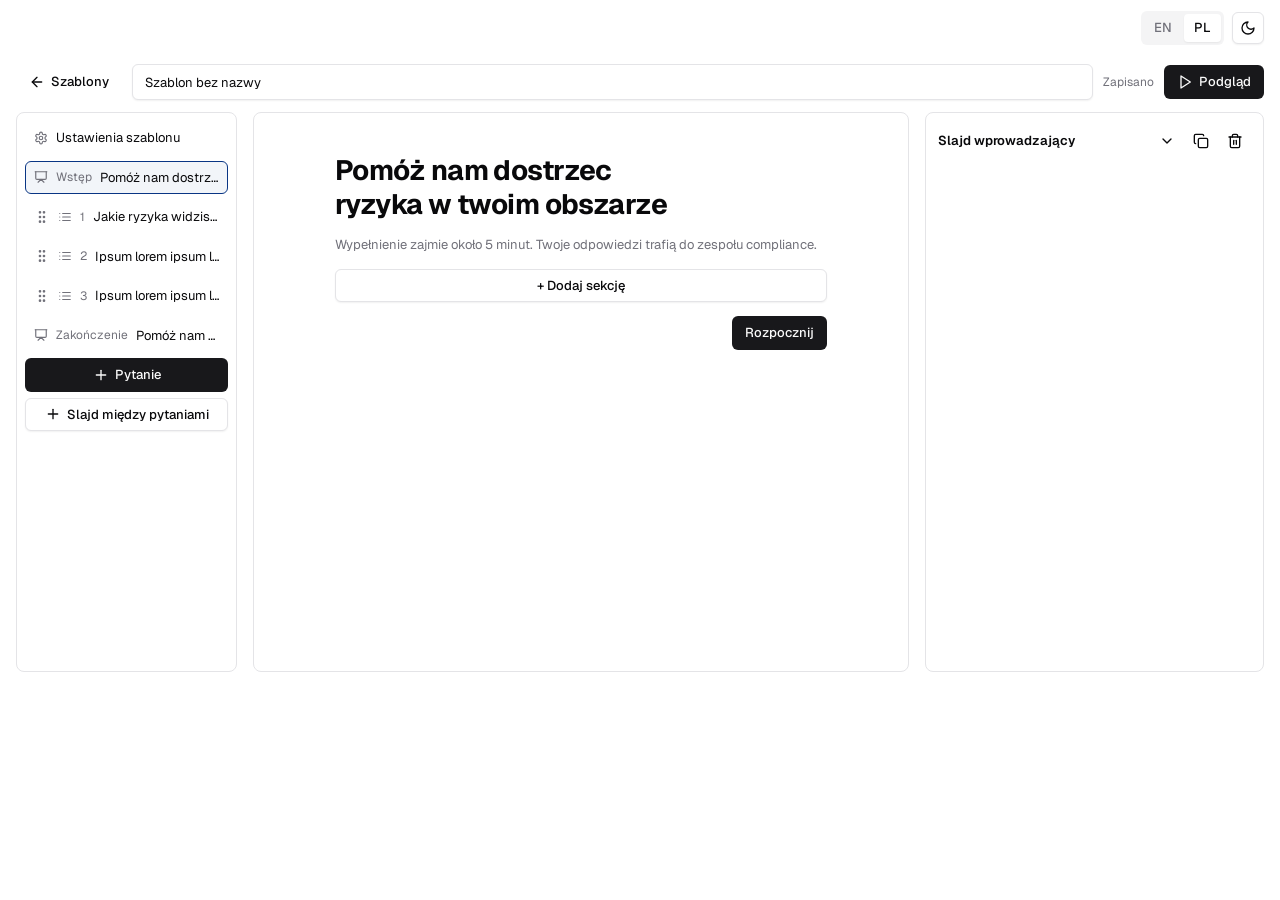
<file: compliance.html>
<!DOCTYPE html>
<html lang="pl">
<head>
<meta charset="utf-8" />
<meta name="viewport" content="width=device-width, initial-scale=1" />
<title>Edytor szablonu — Compliance</title>
<meta name="description" content="Edytor szablonu ankiety compliance: slajd wprowadzający z sekcjami." />
<link rel="icon" href="assets/favicon.svg" type="image/svg+xml" />
<link rel="preconnect" href="https://fonts.googleapis.com" />
<link rel="preconnect" href="https://fonts.gstatic.com" crossorigin />
<link href="https://fonts.googleapis.com/css2?family=Geist:wght@400;500;600;700&display=swap" rel="stylesheet" />
<link rel="stylesheet" href="styles/compliance.css" />
</head>
<body>
<div class="page">
  <!-- Top nav -->
  <header class="topnav">
    <div class="tabs" role="tablist" aria-label="Język">
      <button class="tab" role="tab" aria-selected="false" data-lang="en">EN</button>
      <button class="tab" role="tab" aria-selected="true" data-lang="pl">PL</button>
    </div>
    <button class="btn btn-outline btn-icon" id="theme-toggle" aria-label="Przełącz motyw" data-icon="moon"></button>
  </header>

  <!-- Editor bar -->
  <div class="editor-bar">
    <a class="btn btn-ghost" href="#"><span data-icon="arrow-left"></span>Szablony</a>
    <input class="input editor-title" type="text" value="Szablon bez nazwy" aria-label="Nazwa szablonu" />
    <span class="caption" id="save-state">Zapisano</span>
    <button class="btn btn-primary"><span data-icon="play"></span>Podgląd</button>
  </div>

  <!-- Editor -->
  <main class="editor">
    <nav class="panel outline" aria-label="Struktura szablonu">
      <button class="outline-row">
        <span data-icon="settings" data-size="14"></span>
        <span class="row-text">Ustawienia szablonu</span>
      </button>
      <button class="outline-row is-active">
        <span data-icon="presentation" data-size="14"></span>
        <span class="caption">Wstęp</span>
        <span class="row-text">Pomóż nam dostrzec ryzyka w twoim obszarze</span>
      </button>
      <button class="outline-row">
        <span class="grip" data-icon="grip-vertical"></span>
        <span data-icon="list" data-size="14"></span>
        <span class="caption">1</span>
        <span class="row-text">Jakie ryzyka widzisz w codziennej pracy?</span>
      </button>
      <button class="outline-row">
        <span class="grip" data-icon="grip-vertical"></span>
        <span data-icon="list" data-size="14"></span>
        <span class="caption">2</span>
        <span class="row-text">Ipsum lorem ipsum lorem ipsum lorem</span>
      </button>
      <button class="outline-row">
        <span class="grip" data-icon="grip-vertical"></span>
        <span data-icon="list" data-size="14"></span>
        <span class="caption">3</span>
        <span class="row-text">Ipsum lorem ipsum lorem ipsum lorem</span>
      </button>
      <button class="outline-row">
        <span data-icon="presentation" data-size="14"></span>
        <span class="caption">Zakończenie</span>
        <span class="row-text">Pomóż nam dostrzec ryzyka w twoim obszarze</span>
      </button>
      <button class="btn btn-primary btn-block"><span data-icon="plus"></span>Pytanie</button>
      <button class="btn btn-outline btn-block"><span data-icon="plus"></span>Slajd między pytaniami</button>
    </nav>

    <section class="panel canvas" aria-label="Podgląd slajdu">
      <div class="slide">
        <h1 class="h1" contenteditable="true" spellcheck="false">Pomóż nam dostrzec ryzyka w twoim obszarze</h1>
        <p class="lead" contenteditable="true" spellcheck="false">Wypełnienie zajmie około 5 minut. Twoje odpowiedzi trafią do zespołu compliance.</p>

        <ol class="sections" id="sections" aria-label="Sekcje slajdu"></ol>

        <div class="add-section">
          <button class="btn btn-outline btn-block" id="add-section" aria-haspopup="menu" aria-expanded="false">+ Dodaj sekcję</button>
          <div class="menu" id="add-menu" role="menu" hidden>
            <button class="menu-item" role="menuitem" data-type="text"><span data-icon="type"></span>Tekst</button>
            <button class="menu-item" role="menuitem" data-type="image"><span data-icon="image"></span>Obraz</button>
            <button class="menu-item" role="menuitem" data-type="video"><span data-icon="video"></span>Wideo</button>
            <button class="menu-item" role="menuitem" data-type="input"><span data-icon="text-cursor-input"></span>Pole z etykietą</button>
          </div>
        </div>

        <div class="slide-actions">
          <button class="btn btn-primary">Rozpocznij</button>
        </div>
      </div>
    </section>

    <aside class="panel inspector" aria-label="Właściwości">
      <div class="inspector-head">
        <span class="small-semibold">Slajd wprowadzający</span>
        <span class="flex"></span>
        <button class="btn btn-ghost btn-icon" aria-label="Zwiń" data-icon="chevron-down"></button>
        <button class="btn btn-ghost btn-icon" aria-label="Duplikuj" data-icon="copy"></button>
        <button class="btn btn-ghost btn-icon" aria-label="Usuń slajd" data-icon="trash-2"></button>
      </div>
    </aside>
  </main>
</div>
<script type="module" src="src/compliance.js"></script>
</body>
</html>
</file>
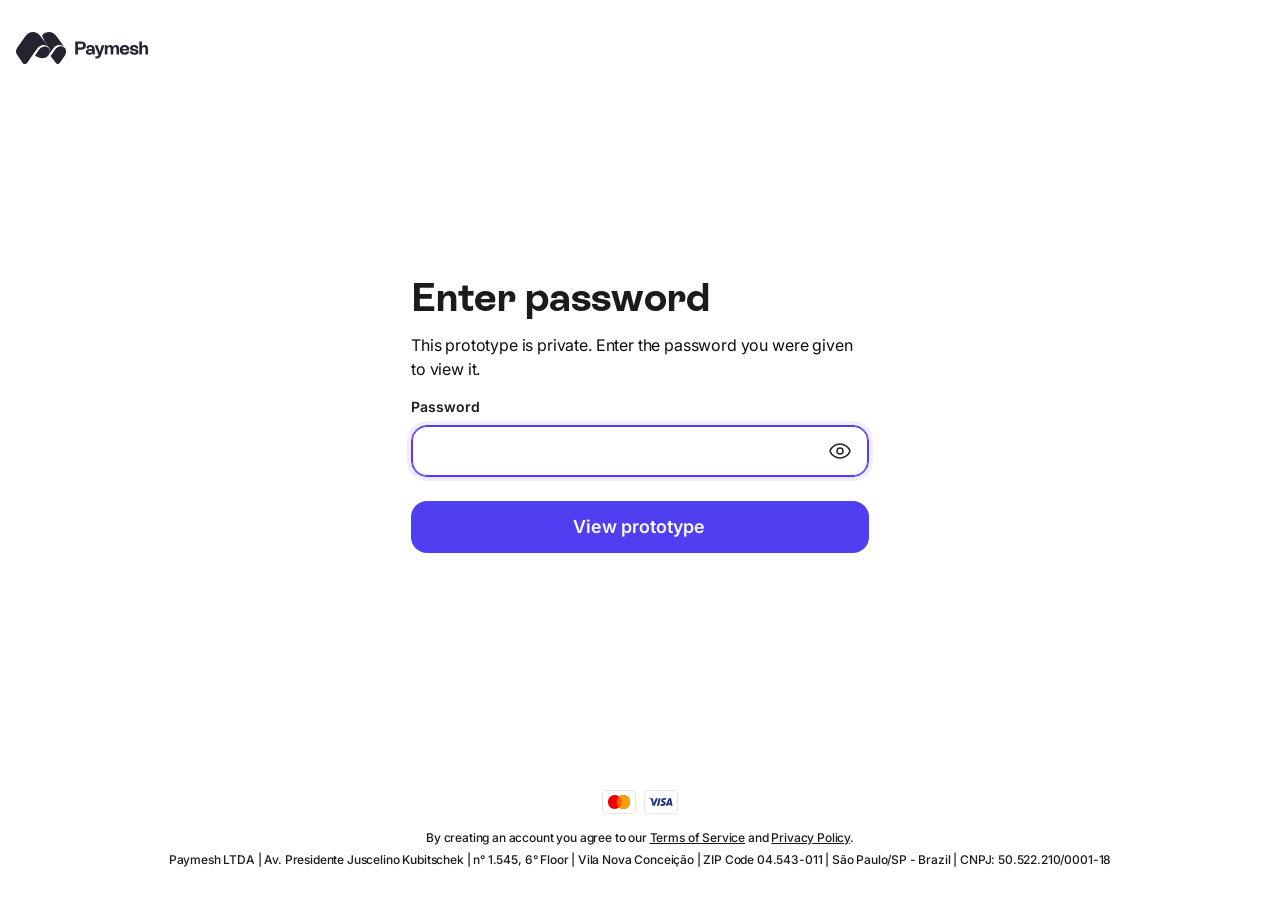
<file: dashboard.html>
<!DOCTYPE html>
<html lang="en">
<head>
<meta charset="utf-8" />
<meta name="viewport" content="width=device-width, initial-scale=1, viewport-fit=cover, interactive-widget=resizes-visual" />
<title>Paymesh — wallet dashboard</title>
<meta name="description" content="The Paymesh wallet dashboard: balance and recent transactions." />
<meta name="theme-color" content="#0e0e11" />
<link rel="icon" href="assets/favicon.svg" type="image/svg+xml" />
<link rel="preconnect" href="https://fonts.googleapis.com" />
<link rel="preconnect" href="https://fonts.gstatic.com" crossorigin />
<link href="https://fonts.googleapis.com/css2?family=Inter:wght@400;500;600;700&family=Space+Grotesk:wght@500;700&display=swap" rel="stylesheet" />
<link rel="preload" href="assets/fonts/Rebond%20Grotesque%20Bold.otf" as="font" type="font/otf" crossorigin />
<link rel="stylesheet" href="styles/app.css" />
<link rel="stylesheet" href="styles/ds.css" />
</head>
<body>
<div id="root"></div>
<script type="module" src="src/dashboard.js"></script>
</body>
</html>
</file>
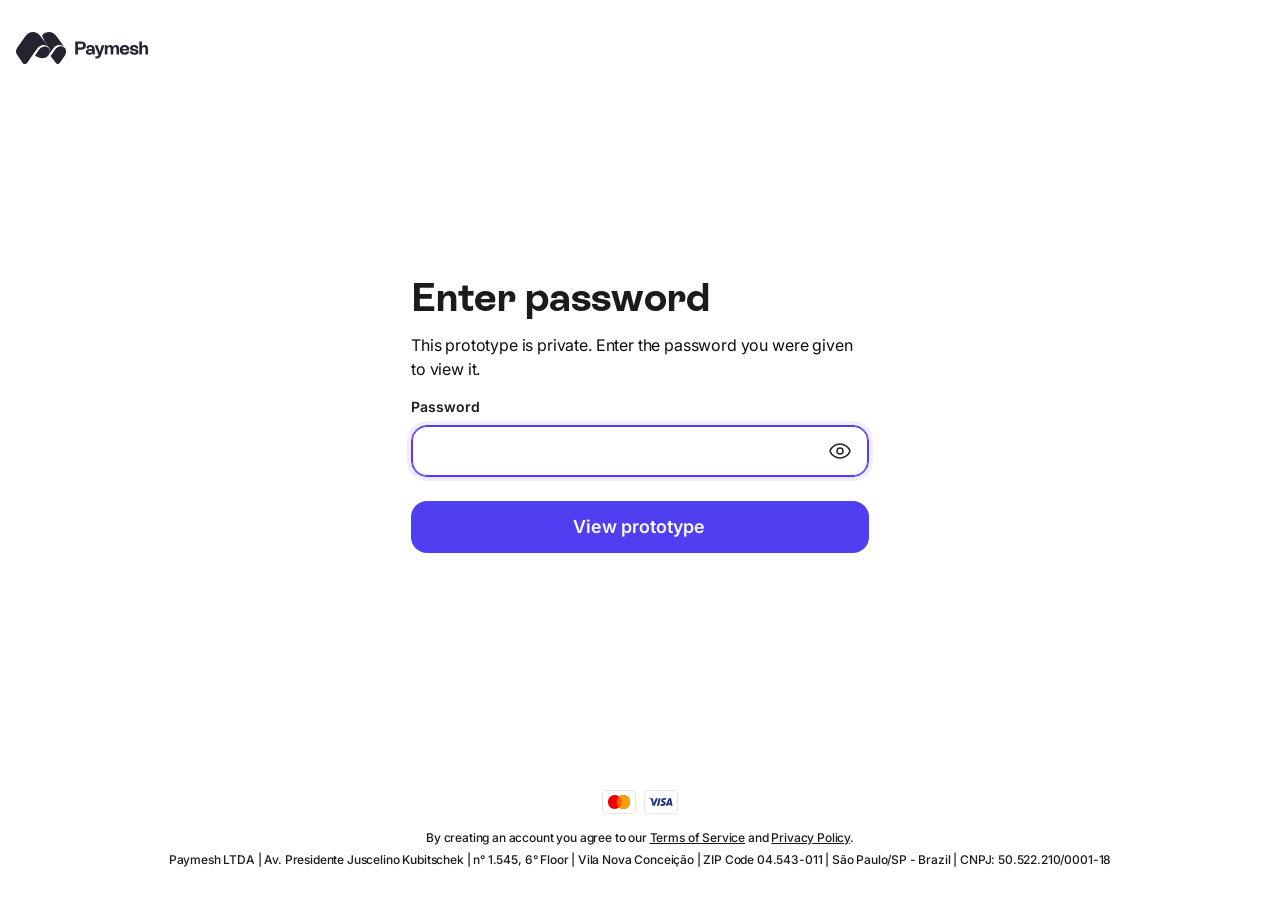
<file: stealth.html>
<!DOCTYPE html>
<html lang="en">
<head>
<meta charset="utf-8" />
<meta name="viewport" content="width=device-width, initial-scale=1, viewport-fit=cover" />
<title>Paymesh — hide sensitive number</title>
<meta name="description" content="Stealth Mode balance: tap to hide the amount behind five shimmering stars." />
<meta name="theme-color" content="#ffffff" />
<link rel="icon" href="assets/favicon.svg" type="image/svg+xml" />
<link rel="preconnect" href="https://fonts.googleapis.com" />
<link rel="preconnect" href="https://fonts.gstatic.com" crossorigin />
<link href="https://fonts.googleapis.com/css2?family=Inter:wght@400;500;600;700&display=swap" rel="stylesheet" />
<link rel="stylesheet" href="styles/app.css" />
<link rel="stylesheet" href="styles/ds.css" />
</head>
<body>
<div id="root"></div>
<script type="module" src="src/stealth.js"></script>
</body>
</html>
</file>
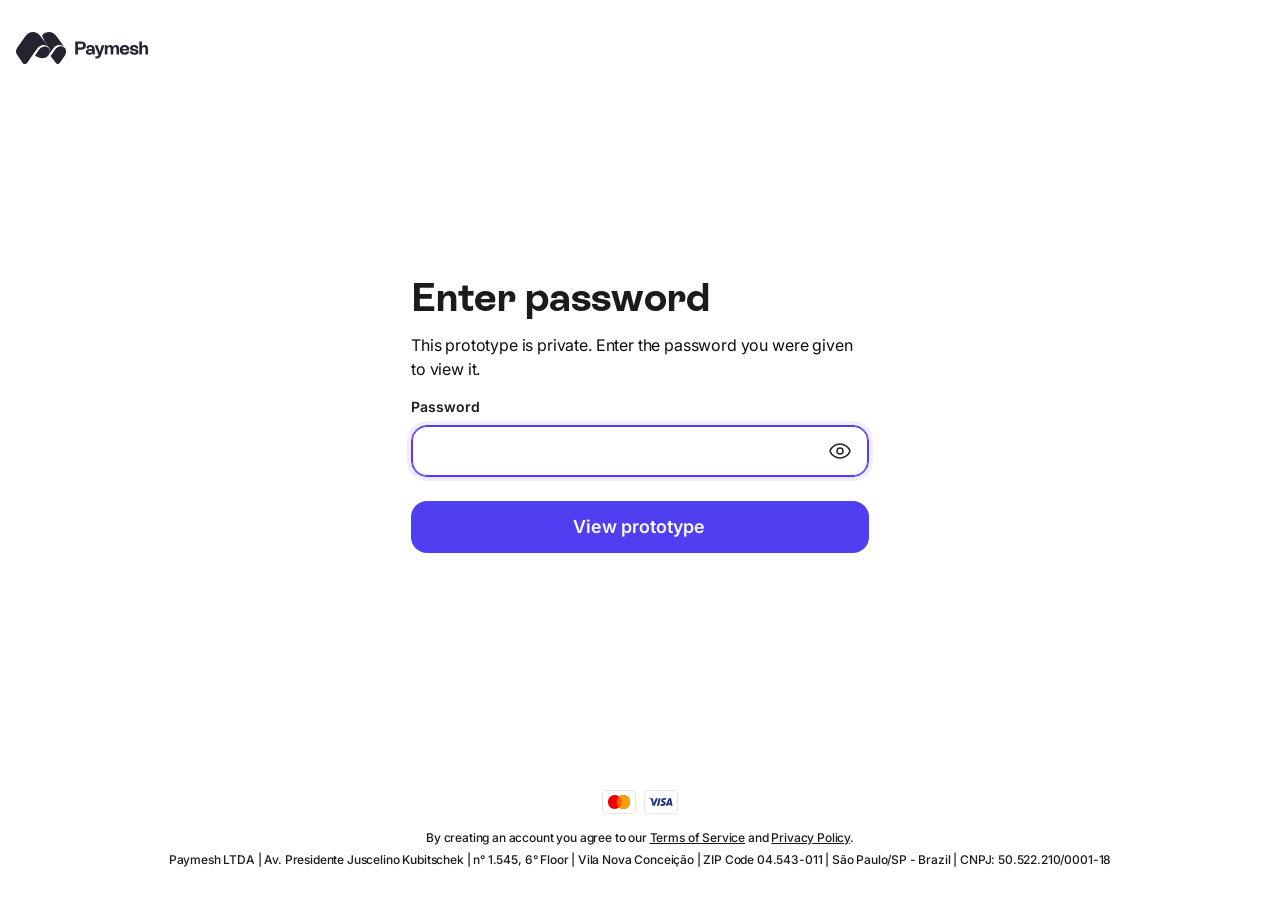
<file: widget-new.html>
<!DOCTYPE html>
<html lang="en">
<head>
<meta charset="utf-8" />
<meta name="viewport" content="width=device-width, initial-scale=1, viewport-fit=cover, interactive-widget=resizes-visual" />
<title>Paymesh — newest payment widget</title>
<meta name="description" content="The newest Paymesh payment widget, with three scenarios." />
<link rel="icon" href="assets/favicon.svg" type="image/svg+xml" />
<link rel="preconnect" href="https://fonts.googleapis.com" />
<link rel="preconnect" href="https://fonts.gstatic.com" crossorigin />
<link href="https://fonts.googleapis.com/css2?family=Inter:wght@400;500;600;700&family=Space+Grotesk:wght@500;700&display=swap" rel="stylesheet" />
<link rel="preload" href="assets/fonts/Rebond%20Grotesque%20Bold.otf" as="font" type="font/otf" crossorigin />
<link rel="stylesheet" href="styles/app.css" />
<link rel="stylesheet" href="styles/ds.css" />
</head>
<body>
<div id="root"></div>
<script type="module" src="src/widget-new.js"></script>
</body>
</html>
</file>
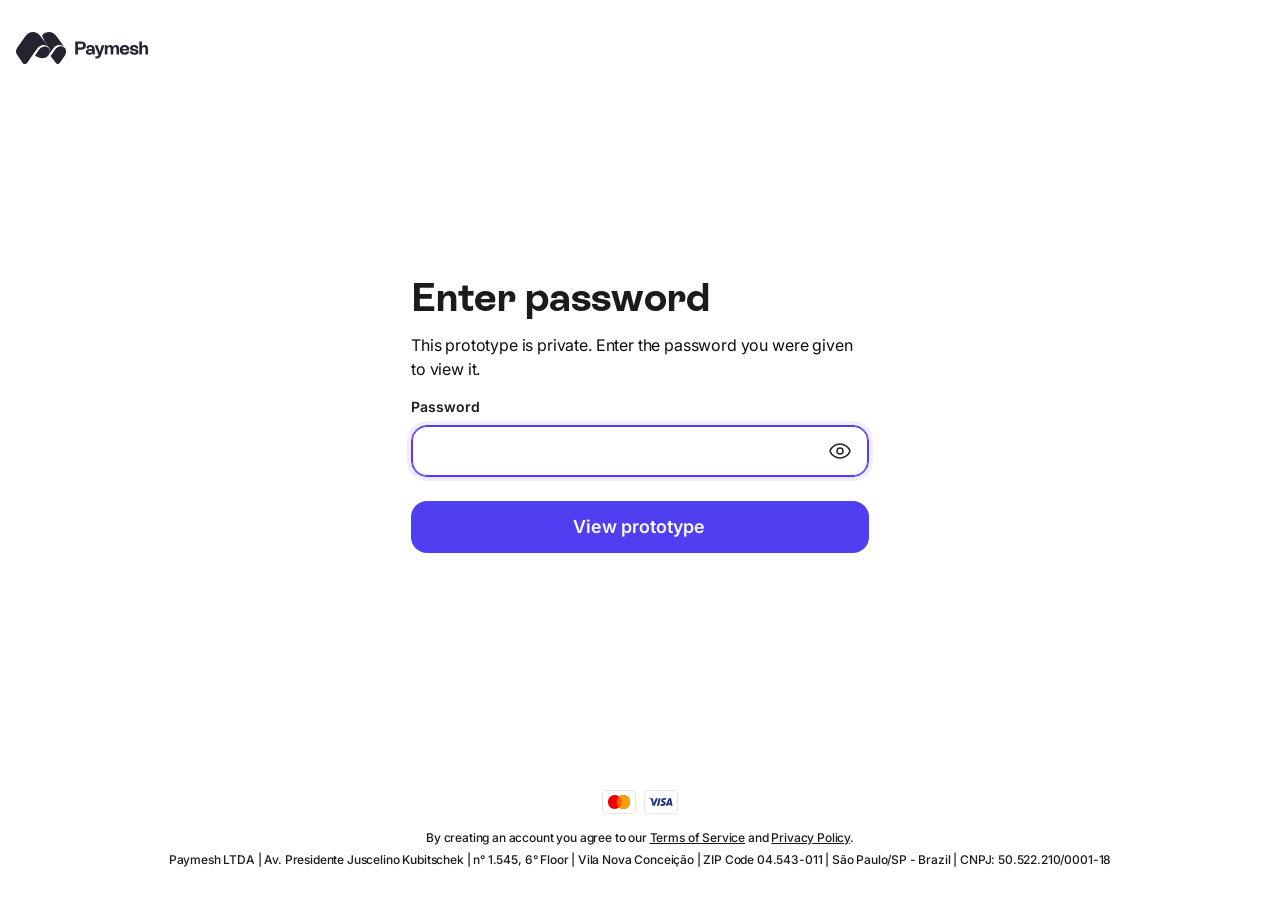
<file: widget-scenarios.html>
<!DOCTYPE html>
<html lang="en">
<head>
<meta charset="utf-8" />
<meta name="viewport" content="width=device-width, initial-scale=1, viewport-fit=cover, interactive-widget=resizes-visual" />
<title>Paymesh — payment widget scenarios</title>
<meta name="description" content="The Paymesh payment widget, with every scenario and state from the Figma frame." />
<link rel="icon" href="assets/favicon.svg" type="image/svg+xml" />
<link rel="preconnect" href="https://fonts.googleapis.com" />
<link rel="preconnect" href="https://fonts.gstatic.com" crossorigin />
<link href="https://fonts.googleapis.com/css2?family=Inter:wght@400;500;600;700&family=Space+Grotesk:wght@500;700&display=swap" rel="stylesheet" />
<link rel="preload" href="assets/fonts/Rebond%20Grotesque%20Bold.otf" as="font" type="font/otf" crossorigin />
<link rel="stylesheet" href="styles/app.css" />
<link rel="stylesheet" href="styles/ds.css" />
</head>
<body>
<div id="root"></div>
<script type="module" src="src/widget-scenarios.js"></script>
</body>
</html>
</file>
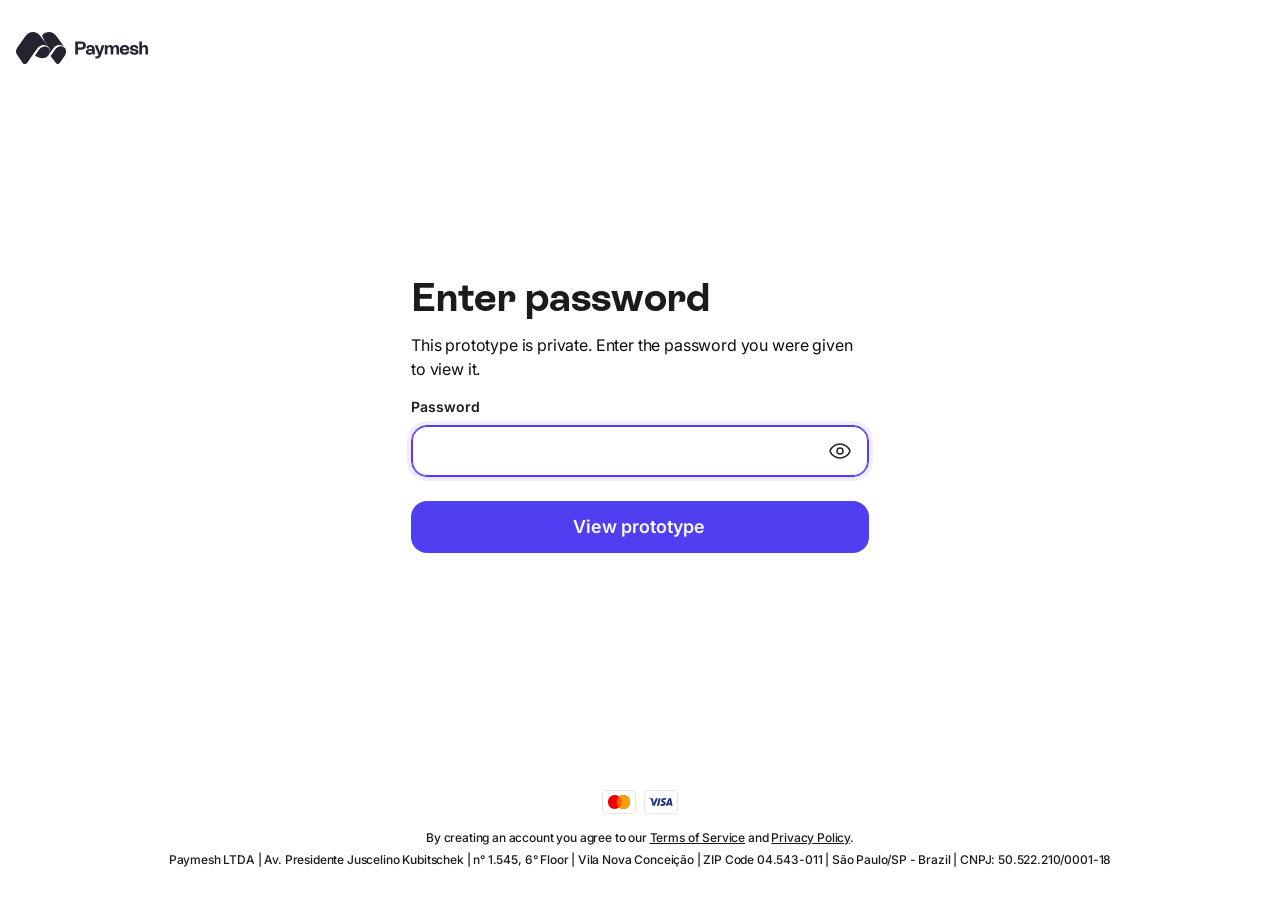
<file: widget.html>
<!DOCTYPE html>
<html lang="en">
<head>
<meta charset="utf-8" />
<meta name="viewport" content="width=device-width, initial-scale=1, viewport-fit=cover, interactive-widget=resizes-visual" />
<title>Paymesh — payment widget</title>
<meta name="description" content="The Paymesh payment widget with split payment." />
<link rel="icon" href="assets/favicon.svg" type="image/svg+xml" />
<link rel="preconnect" href="https://fonts.googleapis.com" />
<link rel="preconnect" href="https://fonts.gstatic.com" crossorigin />
<link href="https://fonts.googleapis.com/css2?family=Inter:wght@400;500;600;700&family=Space+Grotesk:wght@500;700&display=swap" rel="stylesheet" />
<link rel="preload" href="assets/fonts/Rebond%20Grotesque%20Bold.otf" as="font" type="font/otf" crossorigin />
<link rel="stylesheet" href="styles/app.css" />
<link rel="stylesheet" href="styles/ds.css" />
</head>
<body>
<div id="root"></div>
<script type="module" src="src/widget.js"></script>
</body>
</html>
</file>
<file: styles/compliance.css>
/* Compliance template editor — shadcn/ui tokens from the Figma file. */

:root {
  --background: #ffffff;
  --foreground: #09090b;
  --card: #ffffff;
  --muted: #f4f4f5;
  --muted-foreground: #71717a;
  --border: #e4e4e7;
  --input: #e4e4e7;
  --primary: #18181b;
  --primary-foreground: #fafafa;
  --accent: #f4f4f5;
  --info: #093584;
  --info-tint: #f2f5f9;
  --destructive: #dc2626;
  --destructive-tint: #fef2f2;
  --ring: #a1a1aa;
  --radius-sm: 4px;
  --radius-md: 6px;
  --radius-lg: 8px;
  --shadow-sm: 0 1px 2px rgba(0, 0, 0, 0.06);
  --shadow-md: 0 4px 12px rgba(0, 0, 0, 0.08), 0 1px 2px rgba(0, 0, 0, 0.06);
  color-scheme: light;
}

:root[data-theme="dark"] {
  --background: #09090b;
  --foreground: #fafafa;
  --card: #0f0f12;
  --muted: #27272a;
  --muted-foreground: #a1a1aa;
  --border: #27272a;
  --input: #3f3f46;
  --primary: #fafafa;
  --primary-foreground: #18181b;
  --accent: #27272a;
  --info: #7aa2f7;
  --info-tint: #151b2b;
  --destructive: #f87171;
  --destructive-tint: #2a1414;
  --ring: #52525b;
  --shadow-md: 0 4px 12px rgba(0, 0, 0, 0.5);
  color-scheme: dark;
}

* { box-sizing: border-box; }

html, body { margin: 0; }

body {
  background: var(--background);
  color: var(--foreground);
  font-family: "Geist", system-ui, -apple-system, "Segoe UI", sans-serif;
  font-size: 13px;
  line-height: 19.5px;
  -webkit-font-smoothing: antialiased;
}

button, input { font: inherit; color: inherit; }
button { cursor: pointer; }

svg { display: block; flex-shrink: 0; }

/* ---------- Typography ---------- */
.caption { font-size: 12px; line-height: 18px; color: var(--muted-foreground); white-space: nowrap; }
.small-semibold { font-weight: 600; white-space: nowrap; }
.h1 {
  margin: 0;
  width: 360px;
  max-width: 100%;
  font-size: 28px;
  line-height: 34px;
  font-weight: 700;
  letter-spacing: -0.56px;
}
.lead { margin: 0; color: var(--muted-foreground); }
.flex { flex: 1 0 0; }

[contenteditable] { outline: none; border-radius: var(--radius-sm); }
[contenteditable]:focus-visible { box-shadow: 0 0 0 2px var(--ring); }
[contenteditable][data-placeholder]:empty::before {
  content: attr(data-placeholder);
  color: var(--muted-foreground);
}

/* ---------- Buttons ---------- */
.btn {
  display: inline-flex;
  align-items: center;
  justify-content: center;
  gap: 6px;
  padding: 6px 12px;
  border: 1px solid transparent;
  border-radius: var(--radius-md);
  background: transparent;
  color: var(--foreground);
  font-weight: 500;
  white-space: nowrap;
  text-decoration: none;
  transition: background-color .15s, opacity .15s;
}
.btn:focus-visible { outline: 2px solid var(--ring); outline-offset: 2px; }
.btn-primary { background: var(--primary); color: var(--primary-foreground); }
.btn-primary:hover { opacity: .9; }
.btn-outline { background: var(--background); border-color: var(--border); box-shadow: var(--shadow-sm); }
.btn-outline:hover { background: var(--accent); }
.btn-ghost:hover { background: var(--accent); }
.btn-icon { width: 32px; height: 32px; padding: 0; }
.btn-block { width: 100%; }

.input {
  height: 36px;
  padding: 0 12px;
  border: 1px solid var(--input);
  border-radius: var(--radius-md);
  background: var(--background);
  box-shadow: var(--shadow-sm);
  min-width: 0;
}
.input:focus { outline: none; box-shadow: 0 0 0 2px var(--ring); }

/* ---------- Layout ---------- */
.topnav {
  display: flex;
  justify-content: flex-end;
  align-items: center;
  gap: 8px;
  height: 56px;
  padding: 0 16px;
}
.tabs {
  display: flex;
  gap: 2px;
  padding: 3px;
  background: var(--muted);
  border-radius: var(--radius-md);
}
.tab {
  padding: 4px 10px;
  border: 0;
  border-radius: var(--radius-sm);
  background: transparent;
  font-weight: 500;
  color: var(--muted-foreground);
}
.tab[aria-selected="true"] {
  background: var(--background);
  color: var(--foreground);
  box-shadow: var(--shadow-sm);
}

.editor-bar {
  display: flex;
  align-items: center;
  gap: 10px;
  padding: 8px 16px;
}
.editor-title { flex: 1 0 0; }

.editor {
  display: flex;
  align-items: stretch;
  gap: 16px;
  padding: 4px 16px 24px;
}

.panel {
  background: var(--card);
  border: 1px solid var(--border);
  border-radius: var(--radius-lg);
}

/* Outline */
.outline {
  flex-shrink: 0;
  width: 221px;
  height: 560px;
  padding: 8px;
  display: flex;
  flex-direction: column;
  gap: 6px;
}
.outline-row {
  display: flex;
  align-items: center;
  gap: 8px;
  width: 100%;
  padding: 6px 8px;
  border: 1px solid transparent;
  border-radius: var(--radius-md);
  background: transparent;
  text-align: left;
}
.outline-row:hover { background: var(--accent); }
.outline-row.is-active { background: var(--info-tint); border-color: var(--info); }
.outline-row .row-text {
  flex: 1 0 0;
  min-width: 0;
  overflow: hidden;
  text-overflow: ellipsis;
  white-space: nowrap;
}
.outline-row > svg, .outline-row .grip { color: var(--muted-foreground); }

/* Canvas */
.canvas {
  flex: 1 0 0;
  min-width: 0;
  min-height: 560px;
  padding: 40px 32px;
  display: flex;
  flex-direction: column;
  align-items: center;
  background: var(--background);
}
.slide {
  width: 492px;
  max-width: 100%;
  display: flex;
  flex-direction: column;
  gap: 14px;
}
.slide-actions { display: flex; justify-content: flex-end; }

/* Inspector */
.inspector {
  flex-shrink: 0;
  width: 339px;
  padding: 12px;
}
.inspector-head { display: flex; align-items: center; gap: 2px; }
.inspector-head .btn-icon { color: var(--foreground); }

/* ---------- Add section dropdown ---------- */
.add-section { position: relative; }
.menu {
  position: absolute;
  z-index: 10;
  top: calc(100% + 4px);
  left: 50%;
  transform: translateX(-50%);
  min-width: 200px;
  padding: 4px;
  background: var(--background);
  border: 1px solid var(--border);
  border-radius: var(--radius-md);
  box-shadow: var(--shadow-md);
  animation: menu-in .12s ease-out;
}
.menu[hidden] { display: none; }
.menu.is-up { top: auto; bottom: calc(100% + 4px); }
@keyframes menu-in { from { opacity: 0; transform: translate(-50%, -4px); } }
.menu-item {
  display: flex;
  align-items: center;
  gap: 8px;
  width: 100%;
  padding: 6px 8px;
  border: 0;
  border-radius: var(--radius-sm);
  background: transparent;
  text-align: left;
}
.menu-item svg { color: var(--muted-foreground); }
.menu-item:hover, .menu-item:focus-visible { background: var(--accent); outline: none; }

/* ---------- Sections ---------- */
.sections {
  list-style: none;
  margin: 0;
  padding: 0;
  display: flex;
  flex-direction: column;
  gap: 8px;
}
.sections:empty { display: none; }

.section {
  position: relative;
  display: flex;
  align-items: flex-start;
  gap: 4px;
  padding: 8px 8px 8px 4px;
  border: 1px solid transparent;
  border-radius: var(--radius-md);
  background: var(--background);
  transition: border-color .15s, background-color .15s, opacity .15s;
}
.section:hover, .section:focus-within { border-color: var(--border); }
.section.is-dragging { opacity: .4; }
.section.drop-before::before,
.section.drop-after::before {
  content: "";
  position: absolute;
  left: 0;
  right: 0;
  height: 2px;
  border-radius: 1px;
  background: var(--info);
}
.section.drop-before::before { top: -5px; }
.section.drop-after::before { bottom: -5px; }

.section-handle {
  display: flex;
  align-items: center;
  justify-content: center;
  width: 20px;
  height: 24px;
  border: 0;
  padding: 0;
  border-radius: var(--radius-sm);
  background: transparent;
  color: var(--muted-foreground);
  cursor: grab;
  opacity: 0;
  transition: opacity .15s;
}
.section-handle:active { cursor: grabbing; }
.section:hover .section-handle,
.section:focus-within .section-handle { opacity: 1; }

.section-body { flex: 1 0 0; min-width: 0; display: flex; flex-direction: column; gap: 6px; }

/* Delete — appears to the right of the section on hover */
.section-delete {
  position: absolute;
  top: 50%;
  left: calc(100% + 8px);
  transform: translateY(-50%);
  z-index: 1;
  width: 32px;
  height: 32px;
  color: var(--muted-foreground);
  opacity: 0;
  pointer-events: none;
  transition: opacity .15s;
}
/* Invisible bridge so the cursor can travel from the section to the button */
.section::after {
  content: "";
  position: absolute;
  top: 0;
  bottom: 0;
  left: 100%;
  width: 44px;
}
.section:hover .section-delete,
.section:focus-within .section-delete { opacity: 1; pointer-events: auto; }
.section-delete:hover { color: var(--destructive); background: var(--destructive-tint); }

/* Text */
.section-text { margin: 0; min-height: 19.5px; }

/* Image / video drop zone */
.media-empty {
  display: flex;
  flex-direction: column;
  align-items: center;
  justify-content: center;
  gap: 8px;
  height: 140px;
  border: 1px dashed var(--border);
  border-radius: var(--radius-md);
  background: var(--muted);
  color: var(--muted-foreground);
  text-align: center;
}
.media-empty.is-over { border-color: var(--info); background: var(--info-tint); }
.media-empty .media-actions { display: flex; gap: 6px; align-items: center; }
.media-url { display: flex; gap: 6px; width: 100%; padding: 0 16px; }
.media-url .input { flex: 1 0 0; height: 32px; }
.media img, .media video, .media iframe {
  display: block;
  width: 100%;
  border-radius: var(--radius-md);
  background: var(--muted);
}
.media iframe { aspect-ratio: 16 / 9; border: 0; }
.media-replace { align-self: flex-start; }

/* Input with label */
.field { display: flex; flex-direction: column; gap: 6px; }
.field-label { font-weight: 500; }
.field .input { width: 100%; }

/* ---------- Responsive ---------- */
@media (max-width: 1100px) {
  .inspector { display: none; }
}
@media (max-width: 760px) {
  .editor { flex-direction: column; }
  .outline { width: 100%; height: auto; }
  .canvas { padding: 24px 16px; }
  .section-delete { left: auto; right: 4px; top: 4px; transform: none; }
  .section::after { display: none; }
  .editor-bar .caption { display: none; }
}
</file>
<file: styles/app.css>
/* ==========================================================================
   Paymesh prototype — design tokens
   Values taken from the Figma source file (fills, radii, type ramp).
   ========================================================================== */

:root {
  /* Brand */
  --brand: #503ff1;
  --brand-press: #4331d4;
  --brand-soft: #eeebfe;

  /* Ink */
  --ink: #000000;
  --ink-strong: #0c0e10;
  --ink-logo: #242430;
  --muted: #6e6e6e;
  --muted-2: #8a8a8a;

  /* Lines & surfaces */
  --line: #d4d4d4;
  --line-soft: #e7e7e7;
  --surface: #ffffff;
  --surface-2: #efeded;
  --surface-3: #f7f6f6;

  /* Status */
  --danger: #ea4335;
  --danger-soft: #fdeceb;
  --success: #16a34a;

  /* Shape */
  --r-input: 16px;
  --r-btn: 16px;
  --r-card: 16px;
  --r-pill: 999px;

  /* Type */
  --font-display: "Rebond Grotesque", "Space Grotesk", "Inter", system-ui, sans-serif;
  --font-body: "Inter", system-ui, -apple-system, "Segoe UI", sans-serif;

  /* Metrics */
  --col: 396px;
  --control-h: 50px;
  --page-pad: 40px;
}

/* ==========================================================================
   Reset / base
   ========================================================================== */

*, *::before, *::after { box-sizing: border-box; }

html, body { height: 100%; }

body {
  margin: 0;
  font-family: var(--font-body);
  font-size: 14px;
  line-height: 1.45;
  letter-spacing: -0.01em; /* Inter is set at -1% throughout */
  color: var(--ink);
  background: var(--surface);
  -webkit-font-smoothing: antialiased;
  text-rendering: optimizeLegibility;
}

h1, h2, h3 { font-family: var(--font-display); font-weight: 700; letter-spacing: -0.01em; margin: 0; }

button { font: inherit; color: inherit; }
input, select { font: inherit; color: inherit; }

a { color: inherit; }

img { max-width: 100%; display: block; }

::placeholder { color: var(--muted-2); }

:focus-visible { outline: 2px solid var(--brand); outline-offset: 2px; border-radius: 4px; }

.sr-only {
  position: absolute; width: 1px; height: 1px; padding: 0; margin: -1px;
  overflow: hidden; clip: rect(0 0 0 0); white-space: nowrap; border: 0;
}

/* ==========================================================================
   Page shell
   ========================================================================== */

.page {
  min-height: 100vh;
  min-height: 100dvh;
  display: flex;
  flex-direction: column;
  padding: var(--page-pad);
  background: var(--surface);
}

.page__header {
  flex: 0 0 auto;
  display: flex;
  align-items: center;
  gap: 12px;
  min-height: 32px;
}

.page__body {
  flex: 1 1 auto;
  display: flex;
  justify-content: center;
  padding: 56px 0 40px;
}

.page__footer {
  flex: 0 0 auto;
  text-align: center;
  font-size: 12px;
  font-weight: 500;
  color: var(--muted);
  padding-top: 24px;
}

.page__footer a { text-decoration: underline; text-underline-offset: 2px; }

/* Vertically-centred variant used by the short screens */
.page--center .page__body { align-items: center; padding-top: 0; }

.stack { width: var(--col); max-width: 100%; }
.stack--wide { width: 425px; }

/* ==========================================================================
   Logo
   ========================================================================== */

.logo { display: inline-flex; align-items: center; text-decoration: none; }
.logo svg { height: 32px; width: auto; }
.logo--mark svg { height: 28px; }

/* ==========================================================================
   Typography helpers
   ========================================================================== */

.h1 { font-family: var(--font-display); font-size: 32px; line-height: 1.14; font-weight: 700; }
.h2 { font-family: var(--font-display); font-size: 24px; line-height: 1.2; font-weight: 700; }
.h3 { font-family: var(--font-display); font-size: 18px; line-height: 1.3; font-weight: 700; }

.lede { font-size: 14px; color: var(--ink-strong); margin-top: 10px; }
.muted { color: var(--muted); }
.small { font-size: 12px; }
.center { text-align: center; }
.strong { font-weight: 600; }

.link {
  text-decoration: underline;
  text-underline-offset: 2px;
  cursor: pointer;
  background: none;
  border: 0;
  padding: 0;
  font: inherit;
}
.link:hover { opacity: 0.7; }
.link svg { vertical-align: -3px; }

/* ==========================================================================
   Buttons
   ========================================================================== */

.btn {
  display: inline-flex;
  align-items: center;
  justify-content: center;
  gap: 10px;
  width: 100%;
  height: var(--control-h);
  padding: 0 20px;
  border: 1px solid transparent;
  border-radius: var(--r-btn);
  font-size: 16px;
  font-weight: 600;
  cursor: pointer;
  transition: background-color .15s ease, border-color .15s ease, opacity .15s ease;
}

.btn--primary { background: var(--brand); color: #fff; }
.btn--primary:hover { background: var(--brand-press); }

.btn--secondary { background: #fff; color: var(--ink); border-color: var(--line); font-weight: 400; }
.btn--secondary:hover { background: var(--surface-3); }

.btn--ghost { background: transparent; border-color: transparent; font-weight: 500; }

/* Buttons are never disabled — a missing detail is reported under the button. */
.btn--busy { cursor: progress; }

.btn__spinner {
  width: 16px; height: 16px; border-radius: 50%;
  border: 2px solid rgba(255,255,255,.45);
  border-top-color: #fff;
  animation: spin .7s linear infinite;
}
@keyframes spin { to { transform: rotate(360deg); } }

.btn-row { display: flex; gap: 12px; }
.btn-row .btn { flex: 1; }

/* Cancel link that sits under the primary action */
.under-action { display: block; margin: 20px auto 0; text-align: center; font-size: 14px; }

/* ==========================================================================
   Divider with label
   ========================================================================== */

.or {
  display: grid;
  grid-template-columns: 1fr auto 1fr;
  align-items: center;
  gap: 16px;
  margin: 20px 0;
  font-size: 14px;
}
.or::before, .or::after { content: ""; height: 1px; background: var(--ink); opacity: .25; }

/* ==========================================================================
   Form fields
   ========================================================================== */

.field { margin-top: 18px; }
.field:first-child { margin-top: 0; }

.field__label {
  display: block;
  font-size: 14px;
  font-weight: 500;
  margin-bottom: 6px;
}
.field__req { color: var(--danger); }

.field__hint { font-size: 12px; color: var(--muted); margin-top: 6px; }

.field__error { font-size: 12px; color: var(--danger); margin-top: 6px; }

.input {
  width: 100%;
  height: var(--control-h);
  padding: 0 16px;
  background: #fff;
  border: 1px solid var(--line);
  border-radius: var(--r-input);
  font-size: 16px;
  font-weight: 500;
}
.input:focus { outline: none; border-color: var(--brand); box-shadow: 0 0 0 3px rgba(80,63,241,.12); }
.input[aria-invalid="true"] { border-color: var(--danger); }

select.input { appearance: none; cursor: pointer; background-image: none; }

.select-wrap { position: relative; }
.select-wrap::after {
  content: "";
  position: absolute; right: 18px; top: 50%;
  width: 8px; height: 8px; margin-top: -6px;
  border-right: 1.6px solid var(--ink); border-bottom: 1.6px solid var(--ink);
  transform: rotate(45deg);
  pointer-events: none;
}

/* Password field with reveal toggle */
.input-affix { position: relative; }
.input-affix .input { padding-right: 52px; }
.input-affix__btn {
  position: absolute; right: 6px; top: 50%; transform: translateY(-50%);
  width: 40px; height: 40px;
  display: grid; place-items: center;
  background: none; border: 0; cursor: pointer; border-radius: 8px;
}
.input-affix__btn:hover { background: var(--surface-3); }

/* Postcode lookup with an address dropdown */
.combo { position: relative; }
.combo__list {
  position: absolute; z-index: 20;
  top: calc(100% + 6px); left: 0; right: 0;
  margin: 0; padding: 6px;
  list-style: none;
  background: #fff;
  border: 1px solid var(--line-soft);
  border-radius: 12px;
  box-shadow: 0 16px 36px rgba(0, 0, 0, .13);
  max-height: 268px; overflow-y: auto;
}
.combo__opt {
  padding: 10px 12px;
  border-radius: 8px;
  cursor: pointer;
  font-size: 14px;
}
.combo__opt:hover,
.combo__opt[aria-selected="true"] { background: var(--brand-soft); }
.combo__opt small { display: block; font-size: 12px; color: var(--muted); margin-top: 2px; }
.combo__empty { padding: 10px 12px; font-size: 13px; color: var(--muted); }

/* Phone field: dial-code select + number */
.phone { display: grid; grid-template-columns: 126px 1fr; }
.phone .phone__code {
  position: relative;
  height: var(--control-h);
  display: flex; align-items: center; gap: 8px;
  padding: 0 12px 0 14px;
  border: 1px solid var(--line);
  border-right: 0;
  border-radius: var(--r-input) 0 0 var(--r-input);
  font-size: 16px;
  background: #fff;
  cursor: pointer;
}
.phone__code [data-dial] { display: flex; align-items: center; gap: 8px; white-space: nowrap; }
.phone__code svg:last-of-type { margin-left: auto; flex: 0 0 auto; }

/* A real select, laid over the prefix so the flag and dial code show through */
.phone__select {
  position: absolute; inset: 0;
  width: 100%; height: 100%;
  opacity: 0; cursor: pointer;
  appearance: none; border: 0; background: none;
}
.phone__code:focus-within { border-color: var(--brand); box-shadow: 0 0 0 3px rgba(80, 63, 241, .12); }
.phone .input { border-radius: 0 var(--r-input) var(--r-input) 0; }
.flag { width: 22px; height: 16px; border-radius: 3px; flex: 0 0 auto; }

/* Password strength: a label, a verdict, and four segments */
.strength { margin-top: 16px; }

.strength__head { display: flex; align-items: baseline; justify-content: space-between; gap: 12px; }
.strength__title { font-size: 14px; }
.strength__label { font-size: 14px; font-weight: 600; color: var(--strength-color); }

.strength__bars { display: grid; grid-template-columns: repeat(4, 1fr); gap: 8px; margin-top: 10px; }
.strength__bars span {
  height: 4px;
  border-radius: 2px;
  background: var(--line-soft);
  transition: background-color .2s ease;
}

.strength[data-level="1"] { --strength-color: var(--danger); }
.strength[data-level="2"] { --strength-color: #f0932b; }
.strength[data-level="3"] { --strength-color: #7cb342; }
.strength[data-level="4"] { --strength-color: var(--success); }

.strength[data-level="1"] .strength__bars span:nth-child(-n + 1),
.strength[data-level="2"] .strength__bars span:nth-child(-n + 2),
.strength[data-level="3"] .strength__bars span:nth-child(-n + 3),
.strength[data-level="4"] .strength__bars span:nth-child(-n + 4) {
  background: var(--strength-color);
}

/* ==========================================================================
   OTP input
   ========================================================================== */

.otp { display: flex; gap: 14px; margin: 24px 0 18px; }
.otp__box {
  width: var(--control-h); height: var(--control-h);
  text-align: center;
  font-size: 20px;
  font-weight: 600;
  border: 1px solid var(--line);
  border-radius: 8px;
  background: #fff;
}
.otp__box:focus { outline: none; border-color: var(--brand); box-shadow: 0 0 0 3px rgba(80,63,241,.12); }
.otp[data-invalid="true"] .otp__box { border-color: var(--danger); }

.resend { font-size: 12px; text-align: center; color: var(--ink-strong); margin-bottom: 22px; }

/* ==========================================================================
   Stepper (registration)
   ========================================================================== */

.stepper { display: flex; justify-content: center; gap: 28px; margin-bottom: 32px; }
.step { display: inline-flex; align-items: center; gap: 8px; font-size: 14px; color: var(--ink); white-space: nowrap; }
.step__dot { display: inline-flex; flex: 0 0 auto; }
.step--done { color: var(--brand); }
.step--current { font-weight: 500; }

/* ==========================================================================
   Card (payment / pending payment)
   ========================================================================== */

.card {
  width: 425px;
  max-width: 100%;
  background: var(--surface-2);
  border-radius: var(--r-card);
  padding: 2px;
}
.card__head { padding: 16px 20px 14px; }
.card__head h2 { font-size: 20px; }
.card__head p { margin: 6px 0 0; font-size: 14px; color: var(--ink-strong); }
.card__body {
  background: #fff;
  border: 1px solid var(--line-soft);
  border-radius: var(--r-card);
  padding: 24px 22px;
}

/* Merchant identity block */
.merchant { text-align: center; }
.merchant__logo {
  width: 48px; height: 48px; border-radius: 50%;
  margin: 0 auto 10px;
  display: grid; place-items: center;
  color: #fff;
  font-weight: 700;
  font-family: var(--font-display);
}
img.merchant__logo { display: block; object-fit: cover; }
.merchant__name { display: block; font-size: 14px; }

.amount { text-align: center; margin: 18px 0 20px; }
.amount__value { font-family: var(--font-display); font-size: 38px; line-height: 1.1; font-weight: 700; letter-spacing: -0.02em; }
.amount__sub { font-size: 16px; color: var(--muted); margin-top: 6px; }
.amount__label { display: block; font-size: 13px; font-weight: 600; margin-bottom: 8px; }

/* Rows inside the payment card */
.rowline { border-top: 1px solid var(--line-soft); }

.row {
  display: flex;
  gap: 12px;
  padding: 14px 0;
  align-items: flex-start;
}
.row__icon { flex: 0 0 auto; width: 20px; height: 20px; margin-top: 2px; color: var(--ink); }
.row__main { flex: 1 1 auto; min-width: 0; }
.row__title { display: block; font-size: 14px; }
.row__sub { display: block; font-size: 12px; color: var(--muted); margin-top: 2px; }
.row__side { text-align: right; flex: 0 0 auto; }
.row__amount { display: block; font-size: 14px; }
.row__amount-sub { display: block; font-size: 12px; color: var(--muted); margin-top: 2px; }
.row--danger .row__title,
.row--danger .row__amount,
.row--danger .row__amount-sub { color: var(--danger); }

.note { font-size: 14px; padding: 4px 0 14px; }

/* Selectable funding card */
.choice {
  display: flex; align-items: center; gap: 12px;
  width: 100%;
  padding: 14px 0;
  background: none; border: 0; cursor: pointer; text-align: left;
}
.choice__brand {
  width: 40px; height: 28px; border-radius: 6px;
  border: 1px solid var(--line-soft);
  display: grid; place-items: center;
  flex: 0 0 auto;
  background: #fff;
}
.choice__main { flex: 1 1 auto; }
.choice__radio {
  width: 18px; height: 18px; border-radius: 50%;
  border: 1.5px solid var(--line);
  flex: 0 0 auto;
  display: grid; place-items: center;
}
.choice[aria-checked="true"] .choice__radio { border-color: var(--brand); border-width: 5px; }

/* "Add new card" — a link, not a button, so the cards stay the emphasis */
.add-card {
  display: flex; align-items: center; gap: 10px;
  width: 100%; padding: 16px 0;
  background: none; border: 0;
  font-size: 16px; text-align: left;
  cursor: pointer;
}
.add-card span { text-decoration: underline; text-underline-offset: 3px; }
.add-card:hover span { opacity: .7; }

/* Transfer visual (authorize screen) */
.transfer { display: flex; align-items: flex-start; justify-content: center; gap: 26px; margin: 22px 0 26px; }
.transfer__end { text-align: center; width: 132px; }
.transfer__avatar {
  width: 44px; height: 44px; border-radius: 50%;
  margin: 0 auto 8px;
  display: grid; place-items: center;
  color: #fff;
}
img.transfer__avatar { display: block; object-fit: cover; }
.transfer__label { display: block; font-size: 12px; font-weight: 500; }
.transfer__arrow { margin-top: 12px; color: var(--ink); }

/* Error status shown under a primary action */
.alert {
  display: flex; gap: 8px;
  margin-top: 14px;
  font-size: 14px;
  color: var(--danger);
}
.alert__icon { flex: 0 0 auto; margin-top: 2px; }
.alert a { text-decoration: underline; }

/* ==========================================================================
   Result screens
   ========================================================================== */

.result { text-align: center; }
.result__art { display: block; width: 168px; height: auto; margin: 0 auto 8px; }
.result__title { font-family: var(--font-display); font-size: 24px; font-weight: 700; }
.result__body { font-size: 14px; margin: 10px auto 26px; max-width: 340px; }

/* ==========================================================================
   Split login (scenario 1 — arriving from the Paymesh website)
   ========================================================================== */

.split { display: grid; grid-template-columns: 1fr 1fr; gap: 24px; min-height: 100vh; min-height: 100dvh; padding: var(--page-pad); }
.split__left { display: flex; flex-direction: column; }
.split__content { flex: 1 1 auto; display: flex; align-items: center; justify-content: center; }
.split__art {
  border-radius: 12px;
  background: url("../assets/auth-visual.png") center/cover no-repeat;
  min-height: 400px;
}

@media (max-width: 900px) {
  .split { grid-template-columns: 1fr; }
  .split__art { display: none; }
}

/* ==========================================================================
   Google sign-in (imitates the Google account chooser from the design)
   ========================================================================== */

.google-page {
  min-height: 100vh; min-height: 100dvh;
  background: #131314;
  color: #e3e3e3;
  display: flex; flex-direction: column; align-items: center;
  padding: 40px 24px;
  font-family: "Google Sans", var(--font-body);
}
.google-card { width: 100%; max-width: 400px; margin: auto 0; }
.google-card h1 { font-family: var(--font-body); font-size: 24px; font-weight: 400; color: #e3e3e3; margin: 18px 0 6px; }
.google-card p { color: #c4c7c5; font-size: 14px; margin: 0; }
.google-brand { display: flex; align-items: center; gap: 8px; font-size: 14px; color: #c4c7c5; }
.google-list { margin: 28px 0 0; border-top: 1px solid #444746; }
.google-item {
  display: flex; align-items: center; gap: 14px;
  width: 100%; padding: 14px 4px;
  background: none; border: 0; border-bottom: 1px solid #444746;
  cursor: pointer; text-align: left; color: inherit;
}
.google-item:hover { background: #1e1f20; }
.google-avatar {
  width: 34px; height: 34px; border-radius: 50%;
  background: #7b5cd6; color: #fff;
  display: grid; place-items: center;
  font-size: 13px; font-weight: 500;
  flex: 0 0 auto;
}
.google-item__name { font-size: 14px; }
.google-item__mail { font-size: 12px; color: #9aa0a6; }
.google-fine { font-size: 12px; color: #9aa0a6; margin-top: 28px; line-height: 1.6; }
.google-actions { display: flex; justify-content: flex-end; gap: 8px; margin-top: 32px; }
.google-btn {
  height: 40px; padding: 0 22px; border-radius: 999px;
  border: 1px solid #8e918f; background: transparent; color: #a8c7fa;
  font-size: 14px; font-weight: 500; cursor: pointer;
}
.google-btn--filled { background: #a8c7fa; color: #062e6f; border-color: transparent; }
.google-foot { display: flex; gap: 20px; font-size: 12px; color: #9aa0a6; margin-top: auto; padding-top: 40px; }

/* ==========================================================================
   Merchant demo checkout
   ========================================================================== */

.shop { min-height: 100vh; min-height: 100dvh; background: #fff; }
.shop__bar { border-bottom: 1px solid var(--line-soft); }
.shop__bar-in {
  max-width: 1040px; margin: 0 auto; padding: 20px 24px;
  display: flex; align-items: center; justify-content: space-between; gap: 16px;
}
.shop__brand { display: flex; align-items: center; gap: 10px; font-family: var(--font-display); font-weight: 700; font-size: 20px; }
.shop__mark { width: 30px; height: 30px; border-radius: 8px; display: grid; place-items: center; color: #fff; }
img.shop__mark { display: block; border-radius: 50%; object-fit: cover; }
.shop__grid {
  max-width: 1040px; margin: 0 auto; padding: 36px 24px 80px;
  display: grid; grid-template-columns: 1fr 360px; gap: 48px; align-items: start;
}
@media (max-width: 880px) { .shop__grid { grid-template-columns: 1fr; gap: 28px; } }

.shop__promo {
  display: flex; gap: 10px; align-items: center;
  background: #eef4ff; border-radius: 10px;
  padding: 12px 16px; font-size: 14px;
  max-width: 1040px; margin: 20px auto 0;
}

.pay-list { margin-top: 18px; border-top: 1px solid var(--line-soft); }
.pay-option {
  display: flex; gap: 14px; align-items: flex-start;
  width: 100%; padding: 16px 4px;
  border: 0; border-bottom: 1px solid var(--line-soft);
  background: none; cursor: pointer; text-align: left;
}
.pay-option:hover { background: var(--surface-3); }
.pay-option__radio {
  width: 18px; height: 18px; border-radius: 50%;
  border: 1.5px solid #767676; flex: 0 0 auto; margin-top: 2px;
  display: grid; place-items: center;
}
.pay-option[aria-checked="true"] .pay-option__radio { border: 5px solid var(--brand); }
.pay-option__logo {
  width: 46px; height: 30px; border-radius: 6px;
  border: 1px solid var(--line-soft); background: #fff;
  display: grid; place-items: center; flex: 0 0 auto;
}
.pay-option__main { flex: 1 1 auto; }
.pay-option__title { display: block; font-size: 14px; font-weight: 500; }
.pay-option__sub { display: block; font-size: 13px; color: var(--muted); margin-top: 2px; }

.summary { background: var(--surface-2); border-radius: 12px; padding: 22px; }
.summary__row { display: flex; justify-content: space-between; font-size: 14px; padding: 6px 0; }
.summary__total { display: flex; justify-content: space-between; font-family: var(--font-display); font-weight: 700; font-size: 18px; padding: 14px 0; border-top: 1px solid #d8d5d5; margin-top: 8px; }
.summary__fine { font-size: 12px; color: var(--muted); margin: 8px 0 18px; }
.summary__handoff { font-size: 13px; text-align: center; margin-bottom: 10px; }

/* ==========================================================================
   Paymesh app home (end of the "log in from the website" scenario)
   ========================================================================== */

.app-home { width: 480px; max-width: 100%; }
.balance-card {
  background: var(--surface-2);
  border-radius: var(--r-card);
  padding: 24px;
  margin-top: 22px;
}
.balance-card__label { font-size: 13px; color: var(--muted); }
.balance-card__value { font-family: var(--font-display); font-size: 34px; font-weight: 700; margin-top: 4px; }
.balance-card__sub { font-size: 12px; color: var(--muted); }
.activity { margin-top: 26px; }
.activity__item { display: flex; justify-content: space-between; padding: 14px 0; border-top: 1px solid var(--line-soft); font-size: 14px; }

/* ==========================================================================
   Prototype control panel
   ========================================================================== */

.dev {
  position: fixed; left: 16px; bottom: 16px; z-index: 50;
  font-family: var(--font-body);
}
.dev__toggle {
  display: inline-flex; align-items: center; gap: 8px;
  height: 34px; padding: 0 14px;
  border-radius: 999px; border: 1px solid var(--line);
  background: #fff; font-size: 12px; font-weight: 500; cursor: pointer;
  box-shadow: 0 6px 18px rgba(0,0,0,.08);
}
.dev__dot { width: 7px; height: 7px; border-radius: 50%; background: var(--brand); }
.dev__panel {
  width: 320px;
  background: #fff;
  border: 1px solid var(--line-soft);
  border-radius: 14px;
  box-shadow: 0 18px 44px rgba(0,0,0,.16);
  padding: 14px;
  margin-bottom: 10px;
}
.dev__title { font-size: 12px; font-weight: 600; text-transform: uppercase; letter-spacing: .06em; color: var(--muted); }
.dev__item {
  display: block; width: 100%; text-align: left;
  padding: 9px 10px; margin-top: 4px;
  border: 0; border-radius: 8px; background: none; cursor: pointer;
  font-size: 13px; line-height: 1.35;
}
.dev__item:hover { background: var(--surface-3); }
.dev__item[aria-current="true"] { background: var(--brand-soft); color: var(--brand); font-weight: 500; }
.dev__num { font-weight: 600; margin-right: 6px; }
.dev__foot { margin-top: 10px; padding-top: 10px; border-top: 1px solid var(--line-soft); display: flex; flex-wrap: wrap; gap: 8px; }
.dev__foot button { flex: 1 1 40%; height: 32px; border-radius: 8px; border: 1px solid var(--line); background: #fff; font-size: 12px; cursor: pointer; }
.dev__foot button:hover { background: var(--surface-3); }
[hidden] { display: none !important; }

/* ==========================================================================
   Narrow screens
   ========================================================================== */

@media (max-width: 560px) {
  :root { --page-pad: 20px; --col: 100%; }
  /* The prototype pill stays at the bottom, lifted above the browser's bottom
     bar (large minus small viewport is the room the bar takes). */
  .dev { bottom: calc(100lvh - 100svh + 12px + env(safe-area-inset-bottom)); left: 12px; }
  .dev__panel { width: min(320px, calc(100vw - 24px)); }
  .page__body { padding: 32px 0 24px; }
  .h1 { font-size: 26px; }
  .stepper { gap: 14px; }
  .step { font-size: 12px; }
  .otp { gap: 8px; }
  .otp__box { width: 100%; height: 52px; }
  .card { width: 100%; }
  .card__body { padding: 20px 16px; }
  .amount__value { font-size: 32px; }
  .shop__bar-in, .shop__grid { padding-left: 16px; padding-right: 16px; }
  .shop__promo { margin-left: 16px; margin-right: 16px; }
  .page__footer { padding-bottom: 44px; } /* clear the prototype pill */
  .dev__panel { width: min(320px, calc(100vw - 24px)); }
}

/* ==========================================================================
   Motion
   ========================================================================== */

.fade-in { animation: fade .22s ease both; }
@keyframes fade { from { opacity: 0; transform: translateY(4px); } to { opacity: 1; transform: none; } }

@media (prefers-reduced-motion: reduce) {
  *, *::before, *::after { animation-duration: .01ms !important; transition-duration: .01ms !important; }
}
</file>
<file: styles/ds.css>
/* ==========================================================================
   Paymesh Design System — tokens and components
   Token names mirror the Figma variables (text/primary → --text-primary,
   spacing/16 → --spacing-16, Heading/3XL/Bold → --heading-3xl, …).
   Components carry the Figma component name in a comment and use a ds- prefix
   so they can sit alongside the original prototype styles in app.css.
   ========================================================================== */

/* Rebond Grotesque — the .otf files uploaded to the repo (assets/fonts); a weight downloads only when used */
@font-face {
  font-family: "Rebond Grotesque";
  src: url("../assets/fonts/Rebond Grotesque.otf") format("opentype");
  font-weight: 400;
  font-style: normal;
  font-display: swap;
}
@font-face {
  font-family: "Rebond Grotesque";
  src: url("../assets/fonts/Rebond Grotesque Medium.otf") format("opentype");
  font-weight: 500;
  font-style: normal;
  font-display: swap;
}
@font-face {
  font-family: "Rebond Grotesque";
  src: url("../assets/fonts/Rebond Grotesque Semibold.otf") format("opentype");
  font-weight: 600;
  font-style: normal;
  font-display: swap;
}
@font-face {
  font-family: "Rebond Grotesque";
  src: url("../assets/fonts/Rebond Grotesque Bold.otf") format("opentype");
  font-weight: 700;
  font-style: normal;
  font-display: swap;
}
@font-face {
  font-family: "Rebond Grotesque";
  src: url("../assets/fonts/Rebond Grotesque Extrabold.otf") format("opentype");
  font-weight: 800;
  font-style: normal;
  font-display: swap;
}

:root {
  /* Colour — text */
  --text-primary: #1b1b1e;
  --text-secondary: #4f4f58;
  --text-tertiary: #72727a;
  --text-default: #0c0e10;
  --text-inverse: #fafafb;
  --text-brand: #503ff1;
  --text-muted: #6e6e6e;

  /* Colour — action, icon, border, surface */
  --action-primary-default: #503ff1;
  --action-primary-hover: #4331d4;
  --icon-primary: #26262a;
  --border-default: #bdbdc1;
  --border-subtle: #e5e5e7;
  --border-focus: #818dfe;
  --border-danger: #fc0606;
  --surface-primary: #fafafb;
  --surface-secondary: #f4f4f6;
  --base-white: #ffffff;
  --neutral-300: #d4d4d4;
  --neutral-700: #404040;
  --brand-100: #f4ebff;

  /* Spacing */
  --spacing-0: 0;
  --spacing-2: 2px;
  --spacing-4: 4px;
  --spacing-8: 8px;
  --spacing-12: 12px;
  --spacing-16: 16px;
  --spacing-24: 24px;
  --spacing-32: 32px;
  --spacing-48: 48px;
  --spacing-72: 72px;
  --spacing-96: 96px;

  /* Radius */
  --radius-s: 4px;
  --radius-m: 8px;
  --radius-xl: 16px;
  --radius-full: 999px;

  /* Effects */
  --shadow-xs: 0 1px 2px rgba(0, 0, 0, .05);
  --shadow-xs-focused: 0 1px 2px rgba(0, 0, 0, .05), 0 0 0 4px var(--brand-100);
  /* Selected input: the 1px border plus a 1px inset ring reads as a 2px border
     without shifting the content */
  --shadow-input-selected: inset 0 0 0 1px var(--action-primary-default), var(--shadow-xs-focused);
  --shadow-card-outer: 0 2px 4px rgba(0, 0, 0, .04);
  --shadow-card-inner: 0 6px 16px rgba(0, 0, 0, .04), 0 2px 4px rgba(0, 0, 0, .04), 0 0 1px rgba(0, 0, 0, .4);

  /* Type — families */
  --font-family-rebond: "Rebond Grotesque", "Space Grotesk", "Inter", system-ui, sans-serif;
  --font-family-inter: "Inter", system-ui, -apple-system, "Segoe UI", sans-serif;
  --tracking-text: -0.16px;

  /* Type — styles (weight size/line-height family) */
  --heading-3xl: 700 40px/40px var(--font-family-rebond);
  --heading-2xl: 700 32px/32px var(--font-family-rebond);
  --heading-m-bold: 700 20px/28px var(--font-family-rebond);
  --heading-m: 600 20px/28px var(--font-family-rebond);
  --heading-s: 600 18px/26px var(--font-family-rebond);
  --heading-xs: 600 16px/24px var(--font-family-rebond);
  --heading-l: 600 24px/32px var(--font-family-rebond);
  --text-m: 400 16px/24px var(--font-family-inter);
  --text-m-medium: 500 16px/24px var(--font-family-inter);
  --text-m-semibold: 600 16px/24px var(--font-family-inter);
  --text-s: 400 14px/20px var(--font-family-inter);
  --text-xs: 400 12px/16px var(--font-family-inter);
  --text-xs-medium: 500 12px/16px var(--font-family-inter);
  --label-m: 600 14px/20px var(--font-family-inter);
  --button-l: 600 18px/26px var(--font-family-inter);
  --link-m: 400 16px/24px var(--font-family-inter);
  --link-m-semibold: 600 16px/24px var(--font-family-inter);
  --link-l-semibold: 600 18px/26px var(--font-family-inter);

  /* Metrics */
  --ds-col: 458px;
  --ds-widget: 423px;
  --ds-control-h: 52px;
}

/* ==========================================================================
   Layout — registration-* frames
   ========================================================================== */

.ds-page {
  /* The footer sits at the very bottom of the screen: the large viewport
     height runs under the browser's bottom bar and doesn't jump with it. */
  min-height: 100vh;
  min-height: 100lvh;
  display: flex;
  flex-direction: column;
  padding: var(--spacing-32) var(--spacing-16);
  background: var(--base-white);
  color: var(--text-primary);
  font: var(--text-m);
  letter-spacing: var(--tracking-text);
}

/* navigation */
.ds-nav {
  display: flex;
  align-items: center;
  justify-content: space-between;
  gap: var(--spacing-16);
  min-height: 32px;
}
.ds-nav .logo svg { height: 32px; width: auto; }
.ds-nav .logo__mark { display: none; }

/* Main Content */
.ds-main {
  flex: 1 1 auto;
  display: flex;
  flex-direction: column;
  align-items: center;
  justify-content: center;
  padding: var(--spacing-72) 10px var(--spacing-96);
}

.ds-container { width: var(--ds-col); max-width: 100%; }
.ds-container--widget { width: var(--ds-widget); }
.ds-container--center { text-align: center; }

/* Pinned CTA (page({ cta })): follows the content on desktop; on phones it sits
   at the bottom above the footer, and above the keyboard while typing. */
.ds-cta { margin-top: var(--spacing-24); }
.ds-cta--float { position: fixed; left: var(--spacing-16); right: var(--spacing-16); z-index: 40; margin: 0; }

/* Vertical rhythm — the auto-layout gaps used across the frames */
.ds-stack { display: flex; flex-direction: column; align-items: stretch; }
.ds-stack--4 { gap: var(--spacing-4); }
.ds-stack--8 { gap: var(--spacing-8); }
.ds-stack--16 { gap: var(--spacing-16); }
.ds-stack--24 { gap: var(--spacing-24); }
.ds-stack--32 { gap: var(--spacing-32); }
.ds-stack--48 { gap: var(--spacing-48); }
.ds-stack--center { align-items: center; }

/* footer-info */
.ds-footer {
  display: flex;
  flex-direction: column;
  align-items: center;
  gap: var(--spacing-16);
  text-align: center;
}
.ds-footer__methods { display: flex; gap: var(--spacing-8); }
.ds-footer__text { display: flex; flex-direction: column; gap: 6px; }
.ds-footer__line { margin: 0; font: var(--text-xs-medium); color: var(--text-primary); }
.ds-footer__line a { color: inherit; }

/* Payment method icon — 34×24 card-scheme badge */
.ds-method {
  width: 34px; height: 24px;
  display: inline-grid; place-items: center;
  flex: 0 0 auto;
  background: var(--base-white);
  border: 1px solid #e5e5e5;
  border-radius: var(--radius-s);
}
.ds-method img { width: 22px; height: auto; }
img.ds-method { border: 0; background: none; }
.ds-method--lg { width: 45px; height: 32px; }
.ds-method--lg img { width: 28px; height: auto; }

/* ==========================================================================
   Typography
   ========================================================================== */

.ds-h1 { margin: 0; font: var(--heading-3xl); letter-spacing: 0; color: var(--text-primary); }
.ds-h2 { margin: 0; font: var(--heading-s); letter-spacing: 0; color: var(--text-primary); }
.ds-body { margin: 0; font: var(--text-m); color: var(--text-default); }
.ds-body strong { font-weight: 600; }
.ds-small { margin: 0; font: var(--text-s); color: var(--text-default); }
.ds-center { text-align: center; }

/* Link — Link/M/Regular, underlined */
.ds-link {
  display: inline;
  padding: 0;
  background: none;
  border: 0;
  font: var(--link-m);
  letter-spacing: var(--tracking-text);
  color: var(--text-primary);
  text-decoration: underline;
  text-underline-offset: 3px;
  cursor: pointer;
}
.ds-link:hover { opacity: .7; }
.ds-link--strong { font: var(--link-m-semibold); }
.ds-link--block { display: block; margin: 0 auto; text-align: center; }

/* ==========================================================================
   Button — primary / secondary / link, L size
   ========================================================================== */

.ds-btn {
  display: inline-flex;
  align-items: center;
  justify-content: center;
  gap: var(--spacing-8);
  width: 100%;
  height: var(--ds-control-h);
  padding: var(--spacing-12) var(--spacing-16) var(--spacing-12) 14px;
  border: 1px solid transparent;
  border-radius: var(--radius-xl);
  font: var(--button-l);
  letter-spacing: 0;
  cursor: pointer;
  transition: background-color .15s ease, border-color .15s ease;
}
.ds-btn img { width: 24px; height: 24px; flex: 0 0 auto; }

.ds-btn--primary { background: var(--action-primary-default); color: var(--text-inverse); }
.ds-btn--primary:hover { background: var(--action-primary-hover); }

.ds-btn--secondary { background: var(--base-white); color: var(--text-primary); border-color: var(--border-default); }
.ds-btn--secondary:hover { background: var(--surface-primary); }

/* Link-style button ("Find address manually", "Add card") */
.ds-btn--link {
  width: auto;
  align-self: flex-start;
  background: var(--base-white);
  color: var(--text-primary);
  font: var(--link-m-semibold);
  text-decoration: underline;
  text-underline-offset: 3px;
  height: auto;
  padding: 10px var(--spacing-16) 10px 14px;
}
.ds-btn--link:hover { background: var(--surface-primary); }
.ds-btn--link-l { font: var(--link-l-semibold); height: var(--ds-control-h); }

/* Buttons are never disabled; a busy button ignores repeat presses. */
.ds-btn--busy { cursor: progress; }

/* Spinner/White — the 24px ring from the design system, turning */
.ds-spinner { width: 24px; height: 24px; animation: ds-spin .8s linear infinite; }
@keyframes ds-spin { to { transform: rotate(360deg); } }

/* Authorize button — label, spinner and "Continue" stacked in one centred cell
   and animated by checkout.js#authorizeSequence */
.ds-btn.ds-auth { display: grid; place-items: center; overflow: hidden; }
.ds-auth > * { grid-area: 1 / 1; }
.ds-auth__label { white-space: nowrap; }
.ds-auth__spinner { position: relative; z-index: 1; width: 24px; height: 24px; }
.ds-auth__spinner img { display: block; width: 24px; height: 24px; }

/* Social sign-up buttons: label centred, provider logo pinned 16px from the left */
.ds-social .ds-btn { position: relative; }
/* left is measured inside the 1px border, so subtract it to land 16px from the outer edge */
.ds-social .ds-btn img { position: absolute; left: calc(var(--spacing-16) - 1px); top: 50%; transform: translateY(-50%); }

/* Or Divider */
.ds-or {
  display: grid;
  grid-template-columns: 1fr auto 1fr;
  align-items: center;
  gap: var(--spacing-24);
  font: var(--label-m);
  letter-spacing: 0;
  text-transform: uppercase;
  color: #000;
}
.ds-or::before, .ds-or::after { content: ""; height: 1px; background: var(--border-subtle); }

/* ==========================================================================
   input — label, control, helper text
   ========================================================================== */

.ds-field { display: flex; flex-direction: column; gap: var(--spacing-8); }

.ds-label { font: var(--label-m); letter-spacing: 0; color: var(--text-primary); }
.ds-label__req { color: var(--border-danger); }
.ds-label__optional { color: var(--text-secondary); font-weight: 600; }

.ds-input {
  display: flex;
  align-items: center;
  gap: var(--spacing-8);
  height: var(--ds-control-h);
  padding: 0 var(--spacing-12) 0 var(--spacing-16);
  background: var(--base-white);
  border: 1px solid var(--border-default);
  border-radius: var(--radius-xl);
  box-shadow: var(--shadow-xs);
  transition: border-color .15s ease, box-shadow .15s ease;
}
.ds-input:focus-within { border-color: var(--action-primary-default); box-shadow: var(--shadow-input-selected); }
.ds-input:has([aria-invalid="true"]) { border-color: var(--border-danger); }

.ds-input input,
.ds-input select {
  flex: 1 1 auto;
  min-width: 0;
  height: 100%;
  padding: 0;
  border: 0;
  outline: none;
  background: transparent;
  font: var(--text-m);
  letter-spacing: var(--tracking-text);
  color: var(--text-primary);
}
.ds-input input::placeholder { color: var(--text-secondary); }
.ds-input > img { width: 24px; height: 24px; flex: 0 0 auto; }

/* Select — native select with the design-system chevron */
.ds-input--select { position: relative; padding-right: var(--spacing-16); }
.ds-input--select select { appearance: none; cursor: pointer; padding-right: 32px; }
.ds-input--select > img { position: absolute; right: var(--spacing-16); pointer-events: none; }

/* Trailing icon button (eye, close) */
.ds-input__btn {
  flex: 0 0 auto;
  width: 32px; height: 32px;
  display: grid; place-items: center;
  padding: 0; border: 0; border-radius: var(--radius-m);
  background: none;
  cursor: pointer;
}
.ds-input__btn:hover { background: var(--surface-secondary); }
.ds-input__btn img { width: 24px; height: 24px; }
.ds-input__btn[data-clear] img { width: 20px; height: 20px; }

.ds-hint { margin: 0; font: var(--text-s); color: var(--text-primary); }

/* Reuses ui.js showError/clearError, which target .field__error */
.ds-field .field__error { margin: 0; font: var(--text-s); color: var(--border-danger); }

/* Card number — scheme badges inside the field */
.ds-input__schemes { display: flex; gap: var(--spacing-4); flex: 0 0 auto; }

/* Phone number — dial-code prefix + number in one bordered field, so focus
   (on either part) highlights the whole thing */
.ds-phone {
  display: grid; grid-template-columns: 122px 1fr;
  background: var(--base-white);
  border: 1px solid var(--border-default);
  border-radius: var(--radius-xl);
  box-shadow: var(--shadow-xs);
  overflow: hidden;
  transition: border-color .15s ease, box-shadow .15s ease;
}
.ds-phone:focus-within { border-color: var(--action-primary-default); box-shadow: var(--shadow-input-selected); }
.ds-phone:has([aria-invalid="true"]) { border-color: var(--border-danger); }
.ds-phone__code {
  position: relative;
  display: flex; align-items: center; gap: var(--spacing-8);
  height: calc(var(--ds-control-h) - 2px);
  padding: 0 var(--spacing-12) 0 var(--spacing-16);
  border-right: 1px solid var(--border-default);
  font: var(--text-m);
  color: var(--text-default);
}
.ds-phone__code [data-dial] { display: flex; align-items: center; gap: var(--spacing-8); white-space: nowrap; }
.ds-phone__code > img { width: 24px; height: 24px; margin-left: -6px; }
.ds-phone__code .flag { width: 24px; height: 24px; border-radius: 50%; box-shadow: 0 0 0 1px var(--border-subtle); }
.ds-phone .ds-input,
.ds-phone .ds-input:focus-within,
.ds-phone .ds-input:has([aria-invalid="true"]) {
  height: calc(var(--ds-control-h) - 2px);
  border: 0; border-radius: 0; box-shadow: none;
  background: transparent; /* let the outer field's selected ring show through */
}

/* Search — leading icon and a results list */
.ds-combo { position: relative; }
.ds-combo__list {
  position: absolute; z-index: 20;
  top: calc(100% + 6px); left: 0; right: 0;
  margin: 0; padding: 6px;
  list-style: none;
  background: var(--base-white);
  border: 1px solid var(--border-subtle);
  border-radius: var(--radius-xl);
  box-shadow: var(--shadow-card-inner);
  max-height: 300px; overflow-y: auto;
}
/* options are painted by ui.js#wireAddressLookup */
.ds-combo__list .combo__opt { padding: 10px 12px; border-radius: var(--radius-m); font: var(--text-m); }
.ds-combo__list .combo__opt small { font: var(--text-s); color: var(--text-secondary); }
.ds-combo__list .combo__opt:hover,
.ds-combo__list .combo__opt[aria-selected="true"] { background: var(--surface-secondary); }

/* ==========================================================================
   OTP-input
   ========================================================================== */

.ds-otp { display: flex; justify-content: space-between; gap: var(--spacing-8); padding-bottom: var(--spacing-16); }
.ds-otp__box {
  width: 56px; height: 56px;
  padding: 0;
  text-align: center;
  font: var(--heading-l);
  color: #000;
  background: var(--base-white);
  border: 1px solid var(--border-default);
  border-radius: var(--radius-m);
  box-shadow: var(--shadow-xs);
}
.ds-otp__box:focus { outline: none; border-color: var(--action-primary-default); box-shadow: var(--shadow-input-selected); }
.ds-otp[data-invalid="true"] .ds-otp__box { border-color: var(--border-danger); }

/* ==========================================================================
   Checkbox (sm)
   ========================================================================== */

.ds-check { display: inline-flex; align-items: flex-start; gap: var(--spacing-8); cursor: pointer; font: var(--text-s); color: var(--text-primary); }
.ds-check input {
  appearance: none;
  flex: 0 0 auto;
  width: 16px; height: 16px;
  margin: 2px 0 0;
  border: 1px solid var(--neutral-300);
  border-radius: var(--radius-s);
  background: var(--base-white) center/11px no-repeat;
  cursor: pointer;
}
.ds-check input:checked {
  background-color: var(--action-primary-default);
  border-color: var(--action-primary-default);
  background-image: url("../assets/ds/radio-check.svg");
}
.ds-check input:focus-visible { outline: none; box-shadow: var(--shadow-xs-focused); }
.ds-check[data-invalid="true"] input { border-color: var(--border-danger); }
.ds-check a { color: inherit; }
.ds-check--muted { color: var(--neutral-700); }

/* ==========================================================================
   Error status under a primary action (buttons are never disabled)
   ========================================================================== */

[data-form-error] .alert { margin-top: 0; font: var(--text-s); color: var(--border-danger); }

/* ==========================================================================
   Merchant Logo, PaymentValue, image/success
   ========================================================================== */

.ds-art { display: block; width: 120px; height: 120px; object-fit: contain; margin: 0 auto; }

.ds-merchant { display: flex; flex-direction: column; align-items: center; gap: var(--spacing-8); padding-bottom: var(--spacing-16); }
.ds-merchant__logo { width: 48px; height: 48px; border-radius: var(--radius-full); object-fit: cover; }
.ds-merchant__name { font: var(--heading-m); letter-spacing: 0; color: #000; }

.ds-value { display: flex; flex-direction: column; gap: var(--spacing-4); text-align: center; }
.ds-value__usd { font: var(--heading-2xl); letter-spacing: 0; color: #000; }
.ds-value__token { font: var(--heading-s); letter-spacing: 0; color: var(--text-muted); }

.ds-pay-head { display: flex; flex-direction: column; align-items: center; padding: var(--spacing-16) 0; }

/* ==========================================================================
   Payment-widget — outer grey card with an inner white card
   ========================================================================== */

.ds-card {
  display: flex; flex-direction: column; gap: var(--spacing-8);
  padding: var(--spacing-16) 1px 1px;
  background: var(--surface-secondary);
  border-radius: var(--radius-xl);
  box-shadow: var(--shadow-card-outer);
}
.ds-card__title { margin: 0; padding: 0 var(--spacing-16); font: var(--heading-m-bold); letter-spacing: 0; color: var(--text-primary); }
.ds-card__body {
  display: flex; flex-direction: column; align-items: stretch; gap: var(--spacing-16);
  padding: var(--spacing-24) var(--spacing-16) var(--spacing-16);
  background: var(--base-white);
  border-radius: var(--radius-xl);
  box-shadow: var(--shadow-card-inner);
}
.ds-card__body--32 { gap: var(--spacing-32); }

/* PaymeshBalance / Radio group item */
.ds-option {
  display: flex; align-items: flex-start; gap: var(--spacing-12);
  width: 100%;
  padding: var(--spacing-16);
  background: var(--base-white);
  border: 1px solid var(--border-subtle);
  border-radius: var(--radius-m);
  text-align: left;
  font: inherit; color: inherit;
}
button.ds-option { cursor: pointer; }
.ds-option__radio {
  flex: 0 0 auto;
  width: 16px; height: 16px; margin-top: 4px;
  border: 1px solid var(--border-default);
  border-radius: 10px;
  background: var(--base-white) center/11px no-repeat;
}
.ds-option__main { flex: 1 1 auto; min-width: 0; display: flex; flex-direction: column; }
.ds-option__title { font: var(--text-m-medium); }
.ds-option__sub { font: var(--text-s); }
.ds-option__side { flex: 0 0 auto; display: flex; flex-direction: column; align-items: flex-end; text-align: right; }
.ds-option__side > img { width: 45px; height: 32px; }

.ds-option[aria-checked="true"] {
  background: var(--surface-primary);
  border-color: var(--border-focus);
  color: var(--text-brand);
}
.ds-option[aria-checked="true"] .ds-option__radio {
  background-color: var(--action-primary-default);
  border-color: var(--action-primary-default);
  background-image: url("../assets/ds/radio-check.svg");
}
.ds-option--disabled { cursor: default; }

.ds-amount { font: var(--text-m-semibold); color: var(--text-primary); }
.ds-amount-sub { font: var(--text-m); color: var(--text-secondary); }

/* Payment-list-item */
.ds-list-item { display: flex; flex-direction: column; gap: var(--spacing-12); padding: var(--spacing-24) 0; }
.ds-list-item__row { display: flex; align-items: flex-start; justify-content: space-between; gap: var(--spacing-8); }
.ds-list-item__label { display: flex; align-items: center; gap: var(--spacing-8); font: var(--text-m-medium); letter-spacing: -0.32px; }
.ds-list-item__label img { width: 24px; height: 24px; }

.ds-address { display: flex; flex-direction: column; border-bottom: 1px solid var(--border-subtle); padding-bottom: var(--spacing-16); }
.ds-address__name { display: flex; align-items: center; gap: var(--spacing-8); padding: 0 var(--spacing-16); font: var(--text-m-medium); letter-spacing: -0.32px; }
.ds-address__name img { width: 24px; height: 24px; }
.ds-address__lines { padding: 0 var(--spacing-16) 0 var(--spacing-48); font: var(--text-m); color: var(--text-secondary); }
.ds-address__lines p { margin: var(--spacing-2) 0 0; }

/* Billing address when it matches shipping — with an Edit link inside the box */
.ds-address-summary {
  display: flex; align-items: flex-start; justify-content: space-between; gap: var(--spacing-8);
  padding: var(--spacing-16);
  background: var(--surface-primary);
  border: 1px solid var(--border-default);
  border-radius: var(--radius-m);
  font: var(--text-m);
  color: var(--text-primary);
}
.ds-address-summary p { margin: 0; }
.ds-address-summary__lines { flex: 1 1 auto; min-width: 0; overflow-wrap: anywhere; }
.ds-address-summary > button { flex: 0 0 auto; }
.ds-address-summary p:first-child { font-weight: 600; }
.ds-link--s-strong { font: 600 14px/20px var(--font-family-inter); letter-spacing: var(--tracking-text); }

/* Two fields side by side (expiry + security code) */
.ds-row-2 { display: grid; grid-template-columns: minmax(0, 1fr) minmax(0, 1fr); gap: var(--spacing-16); }

.ds-divider { height: 1px; background: var(--border-subtle); border: 0; margin: 0; }

/* Info */
.ds-info {
  display: flex; gap: var(--spacing-12);
  padding: var(--spacing-16);
  background: var(--surface-primary);
  border: 1px solid var(--border-focus);
  border-radius: var(--radius-m);
  font: var(--text-s);
  color: var(--text-brand);
}
.ds-info img { width: 20px; height: 20px; flex: 0 0 auto; }
.ds-info strong { font-weight: 600; }

/* What identity verification asks for (Verify identity) */
.ds-requirements { text-align: left; }
.ds-requirements__title { margin: 0 0 var(--spacing-8); font-weight: 600; }
.ds-requirements__list { margin: 0; padding: 0; list-style: none; display: flex; flex-direction: column; gap: var(--spacing-8); }
.ds-requirements__list li { display: flex; align-items: flex-start; gap: var(--spacing-8); }

.ds-secure { display: flex; align-items: center; justify-content: center; gap: var(--spacing-8); font: var(--text-s); }
.ds-secure img { width: 20px; height: 20px; }

/* Transfer — Paymesh wallet → merchant */
.ds-transfer { display: flex; align-items: center; justify-content: center; gap: var(--spacing-24); padding: 0 var(--spacing-16); }
.ds-transfer__end { width: 120px; display: flex; flex-direction: column; align-items: center; gap: var(--spacing-8); font: var(--heading-xs); letter-spacing: 0; text-align: center; }
.ds-transfer__logo { width: 64px; height: 64px; border-radius: var(--radius-full); object-fit: cover; }
.ds-transfer__logo--paymesh { display: grid; place-items: center; background: var(--action-primary-default); }
.ds-transfer__logo--paymesh img { width: 38px; height: 24px; }
.ds-transfer > img { width: 32px; height: 32px; }

/* Confirmation-list-item */
.ds-confirm { display: flex; flex-direction: column; gap: var(--spacing-16); padding: var(--spacing-32) 0; text-align: left; }
.ds-confirm__row { display: flex; align-items: center; justify-content: space-between; gap: var(--spacing-16); }
.ds-confirm__label { font: var(--text-m); color: var(--text-muted); }
.ds-confirm__value { display: flex; align-items: center; gap: var(--spacing-8); font: var(--text-m-semibold); color: #000; text-align: right; }
.ds-confirm__value img { width: 24px; height: 24px; border-radius: var(--radius-full); }
.ds-confirm__sub { font: var(--text-s); color: var(--text-tertiary); text-align: right; margin-top: calc(-1 * var(--spacing-12)); }
.ds-chip {
  padding: 2px 4px;
  background: #fbfbfb;
  border: 1px solid #dbdbdb;
  border-radius: var(--radius-s);
  font: 600 10px/normal var(--font-family-inter);
  letter-spacing: -0.2px;
  color: #717171;
}
.ds-copy { display: inline-grid; place-items: center; padding: 0; border: 0; background: none; cursor: pointer; }
.ds-copy img { border-radius: 0; }

/* ==========================================================================
   Narrow screens
   ========================================================================== */

@media (max-width: 560px) {
  .ds-page { padding: var(--spacing-24) var(--spacing-16); }
  /* Flows "mobile" frames: mark-only logo and "Back to [merchant]" */
  .ds-nav .logo > svg { display: none; }
  .ds-nav .logo__mark { display: inline-flex; }
  .ds-page { padding-top: var(--spacing-16); }
  .ds-main { justify-content: flex-start; padding: var(--spacing-48) 0 var(--spacing-48); }
  .ds-h1 { font-size: 32px; line-height: 32px; letter-spacing: -0.64px; }
  .ds-page--cta .ds-main { padding-bottom: var(--spacing-32); }
  .ds-page--cta .ds-container { flex: 1 1 auto; display: flex; flex-direction: column; }
  .ds-page--cta .ds-cta { margin-top: auto; padding-top: var(--spacing-24); }
  .ds-h1--large { font: var(--heading-3xl); letter-spacing: 0; } /* the mobile frames keep 40px here */
  .ds-otp__box { width: 100%; min-width: 0; height: 52px; }
  .ds-transfer { gap: var(--spacing-8); padding: 0; }
  .ds-page { padding-bottom: calc(var(--spacing-16) + env(safe-area-inset-bottom)); }
}

/* ==========================================================================
   Split-payment widget — Figma Flows "registration-10" (widget.html, #/v2/payment)
   ========================================================================== */

:root {
  --primary-blue-600: #2563eb; /* Switch on, as in the Figma component */
  --primary-gray-300: #d2d5da; /* Switch off */
  --brand-50: #f9f5ff;
}

.sw-stage {
  min-height: 100vh;
  min-height: 100dvh;
  display: grid;
  grid-template-columns: minmax(0, 1fr); /* let the widget shrink below 423px on phones */
  place-items: center;
  padding: var(--spacing-48) var(--spacing-16);
  background: var(--base-white);
  font: var(--text-m);
  letter-spacing: var(--tracking-text);
  color: var(--text-primary);
}
.sw { width: var(--ds-col); max-width: 100%; }

.sw-main { display: flex; flex-direction: column; gap: var(--spacing-24); }
.sw-section { display: flex; flex-direction: column; gap: var(--spacing-8); }
.sw-section__head { display: flex; align-items: center; justify-content: space-between; gap: var(--spacing-12); }
.sw-section__head--top { align-items: flex-start; }
.sw-section__head--baseline { align-items: baseline; }

.sw-amounts { display: flex; flex-direction: column; align-items: flex-end; text-align: right; flex: 0 0 auto; }
.sw-sub { font: var(--text-s); color: var(--text-tertiary); }

/* Switch */
.sw-switch { display: inline-flex; align-items: center; gap: var(--spacing-12); cursor: pointer; }
.sw-switch input { position: absolute; opacity: 0; width: 1px; height: 1px; }
.sw-switch__track {
  position: relative;
  width: 36px; height: 20px;
  border-radius: 100px;
  background: var(--primary-gray-300);
  transition: background-color .2s ease;
}
.sw-switch__track::after {
  content: "";
  position: absolute; top: 2px; left: 2px;
  width: 16px; height: 16px;
  border-radius: 100px;
  background: var(--base-white);
  box-shadow: 0 2px 4px rgba(39, 39, 39, .1);
  transition: transform .2s ease;
}
.sw-switch input:checked + .sw-switch__track { background: var(--primary-blue-600); }
.sw-switch input:checked + .sw-switch__track::after { transform: translateX(16px); }
.sw-switch input:focus-visible + .sw-switch__track { box-shadow: var(--shadow-xs-focused); }
.sw-switch__label { font: 600 14px/20px var(--font-family-inter); letter-spacing: var(--tracking-text); color: #000; }
.sw-switch-row { display: flex; justify-content: flex-end; }
.sw-section--balance { gap: var(--spacing-12); }

/* Radio group item — the new 16px-radius version that can hold an amount editor */
.sw-item {
  display: flex; flex-direction: column; gap: var(--spacing-16);
  padding: var(--spacing-16);
  border: 1px solid var(--border-subtle);
  border-radius: var(--radius-xl);
  background: var(--base-white);
}
.sw-item[aria-checked="true"] {
  border-color: var(--action-primary-default);
  box-shadow: inset 0 0 0 1px var(--action-primary-default);
}
.sw-item__row { display: flex; align-items: flex-start; gap: var(--spacing-12); width: 100%; }
.sw-item__pick { padding: 0; border: 0; background: none; font: inherit; color: inherit; text-align: left; cursor: pointer; }
.sw-item .ds-option__side > img { width: 45px; height: 32px; }
.sw-item[aria-checked="true"] .ds-option__radio {
  border: 0;
  background: url("../assets/ds/radio-selected.svg") center/16px no-repeat;
}

/* A card that pays the whole order (no balance): selected option, no amount editor */
.sw-item--covers[aria-checked="true"] {
  /* 2px border: 1px border plus the 1px inset ring from .sw-item[aria-checked=true] */
  border-color: var(--action-primary-default);
  background: var(--surface-primary);
  color: var(--text-brand);
}
.sw-item--covers[aria-checked="true"] .ds-option__radio {
  background: var(--action-primary-default) url("../assets/ds/radio-check.svg") center/11px no-repeat;
}

/* Paymesh balance checkbox (square) */
.sw-square {
  flex: 0 0 auto;
  width: 16px; height: 16px; margin-top: 4px;
  border: 1px solid var(--action-primary-default);
  border-radius: var(--radius-s);
  background: var(--brand-50) url("../assets/ds/check-brand.svg") center/11px no-repeat;
}

/* Amount field + chips */
.sw-editor { display: flex; flex-direction: column; align-items: flex-end; gap: var(--spacing-8); }
.sw-editor__input { align-self: stretch; }
.sw-editor__input input { text-align: right; }
.sw-chips { display: flex; flex-wrap: wrap; justify-content: flex-end; gap: var(--spacing-8); }
.sw-chip {
  display: inline-flex; align-items: center; justify-content: center;
  height: 32px;
  padding: 0 var(--spacing-16);
  border: 0;
  border-radius: var(--radius-full);
  background: var(--surface-secondary);
  font: var(--text-xs);
  font-weight: 500;
  letter-spacing: var(--tracking-text);
  color: var(--text-primary);
  cursor: pointer;
}
.sw-chip:hover { background: var(--border-subtle); }
.sw-chip[aria-pressed="true"] { background: var(--action-primary-default); color: var(--text-inverse); }

/* Billing info — plain text under its header */
.sw-billing { font: var(--text-m); color: var(--text-primary); }
.sw-billing p { margin: 0; }
.sw-billing p:first-child { font-weight: 600; }

/* Header: title with the merchant's 24px logo on the right */
.sw-head { display: flex; align-items: center; justify-content: space-between; gap: var(--spacing-12); padding: 0 var(--spacing-16); }
.sw-head .ds-card__title { padding: 0; }
.sw-head__logo { width: 32px; height: 32px; border-radius: var(--radius-full); object-fit: cover; flex: 0 0 auto; }
.sw.ds-card { gap: var(--spacing-16); }

/* Body: full-width dividers, so the horizontal padding moves onto each block */
.sw .sw-body { padding: var(--spacing-24) 0 var(--spacing-16); gap: var(--spacing-24); }
.sw-pad { padding: 0 var(--spacing-16); }
.sw-divider { width: 100%; height: 0; margin: 0; border: 0; border-top: 1px solid var(--border-subtle); }

/* Amount to pay */
.sw-total { display: flex; align-items: flex-start; justify-content: space-between; gap: var(--spacing-4); }
.sw-total__label,
.sw-total__usd { font: var(--heading-m-bold); letter-spacing: 0; color: #000; }
.sw-total__value { display: flex; flex-direction: column; align-items: flex-end; gap: var(--spacing-2); text-align: right; }
.sw-total__token { font: var(--text-s); color: var(--text-muted); }

/* Info box uses the brand border in this layout */
.sw .ds-info { border-color: var(--action-primary-default); }

/* ==========================================================================
   Menu of prototypes after the password screen (#/menu) — deliberately plain
   ========================================================================== */

.menu {
  max-width: 560px;
  margin: 0 auto;
  padding: var(--spacing-48) var(--spacing-16);
  font: var(--text-m);
  letter-spacing: var(--tracking-text);
  color: var(--text-primary);
}
.menu h1 { margin: 0 0 var(--spacing-32); font: var(--heading-2xl); }
.menu h2 { margin: var(--spacing-32) 0 var(--spacing-8); font: var(--heading-s); }
.menu h3 { margin: 0 0 var(--spacing-4); font: var(--text-m-semibold); font-family: ui-monospace, SFMono-Regular, Menlo, monospace; }
.menu ul { margin: 0; padding: 0; list-style: none; }
.menu__links li + li { margin-top: var(--spacing-4); }
.menu__links a { color: var(--text-primary); text-decoration: underline; text-underline-offset: 3px; }
.menu__links a:hover { opacity: .7; }
.menu .menu__sublinks { margin-top: var(--spacing-4); padding-left: var(--spacing-16); font: var(--text-s); }
.menu__entry + .menu__entry { margin-top: var(--spacing-16); }
.menu__note { margin: 0; color: var(--text-secondary); }

/* Amount scenarios beside the widget (below 760px they sit above it) */
.sw-wrap { position: relative; width: var(--ds-col); max-width: 100%; display: flex; flex-direction: column; }
.sw-wrap .sw { width: 100%; }
.sw-random {
  position: absolute; top: 0; left: calc(100% + var(--spacing-16));
  display: flex; flex-direction: column; align-items: flex-start; gap: var(--spacing-8);
}
.sw-random__btn {
  padding: 6px 12px;
  border: 1px solid var(--border-default);
  border-radius: var(--radius-full);
  background: var(--base-white);
  font: var(--text-s);
  letter-spacing: var(--tracking-text);
  color: var(--text-primary);
  white-space: nowrap;
  cursor: pointer;
}
.sw-random__btn:hover { background: var(--surface-secondary); }
@media (max-width: 760px) {
  .sw-random { position: static; flex-direction: row; flex-wrap: wrap; justify-content: center; margin-bottom: var(--spacing-12); }
}

.sw-cards { display: flex; flex-direction: column; gap: var(--spacing-8); }

/* ==========================================================================
   Newest payment widget — design system file, node 1444:11042 (widget-new.html)
   ========================================================================== */

.nw-wrap { width: var(--ds-col); gap: var(--spacing-40, 40px); }
.nw.ds-card { gap: var(--spacing-12); }
.nw-logo { width: 24px; height: 24px; border-radius: var(--radius-full); object-fit: cover; flex: 0 0 auto; }
.sw-random__btn[aria-pressed="true"] { border-color: var(--action-primary-default); color: var(--text-brand); background: var(--surface-primary); }

.nw-body {
  display: flex; flex-direction: column; gap: var(--spacing-16);
  padding: var(--spacing-16) 0;
  background: var(--base-white);
  border-radius: var(--radius-xl);
  box-shadow: var(--shadow-card-inner);
  overflow: hidden;
}
.nw-divider { height: 1px; margin: 0; border: 0; background: var(--border-subtle); }
.nw-divider--inset { margin: 0; }
.nw-pad { padding: 0 var(--spacing-16); }
.nw-grey { font: var(--text-s); color: var(--text-tertiary); }
.nw-grey--m { font: var(--text-m); }
.nw-grey--xs { font: 400 12px/16px var(--font-family-inter); }

/* Rows with a leading 24px icon: Payment method, Billing address, Amount to pay */
.nw-row {
  display: flex; align-items: flex-start; gap: var(--spacing-16);
  width: 100%; padding: 0 var(--spacing-16);
  border: 0; background: none; text-align: left; font: inherit; color: inherit;
}
.nw-row > img { flex: 0 0 auto; margin-top: 1px; }
button.nw-row { cursor: pointer; }
.nw-row__content { flex: 1 1 auto; min-width: 0; display: flex; flex-direction: column; }
.nw-row__title {
  display: flex; align-items: center; justify-content: space-between; gap: var(--spacing-8);
  font: 600 18px/26px var(--font-family-inter); letter-spacing: var(--tracking-text); color: var(--text-primary);
}
.nw-row__sub { display: block; white-space: nowrap; overflow: hidden; text-overflow: ellipsis; font: var(--text-m); }
.nw-row__sub strong, .nw-billing strong { font-weight: 600; }
.nw-chevron { flex: 0 0 auto; transition: transform .2s ease; }
.nw-chevron--up { transform: rotate(180deg); }
.nw-billing { display: flex; flex-direction: column; font: var(--text-m); }

/* Amount to pay */
.nw-total { align-items: flex-start; gap: var(--spacing-16); }
.nw-total__label { font: 600 18px/26px var(--font-family-inter); letter-spacing: var(--tracking-text); color: #000; }
.nw-total__value {
  flex: 1 1 auto; display: flex; flex-direction: column; align-items: flex-end; gap: 2px; text-align: right;
  font: 600 18px/26px var(--font-family-inter); letter-spacing: var(--tracking-text); color: #000;
}

/* Expanded payment methods */
.nw-methods { display: flex; flex-direction: column; gap: var(--spacing-16); }
.nw-switch-row { padding: 0 var(--spacing-16); }
.nw-list { display: flex; flex-direction: column; gap: var(--spacing-16); padding: 0 var(--spacing-16) var(--spacing-16); }
.nw-remaining { margin: 0; font: var(--heading-xs); letter-spacing: 0; color: var(--text-primary); }
.nw-add { align-self: flex-start; }

.nw-item { display: flex; align-items: center; gap: var(--spacing-12); min-height: 44px; cursor: pointer; }
.nw-item__text { flex: 1 1 0; min-width: 0; display: flex; flex-direction: column; font: var(--text-m); }
.nw-item--balance .nw-item__text { flex: 0 1 220px; }
.nw-item__text strong, .nw-item__title { font-weight: 600; }
.nw-amount { flex: 1 1 0; display: flex; flex-direction: column; align-items: flex-end; text-align: right; }
.nw-amount__usd { font: 600 16px/24px var(--font-family-inter); letter-spacing: var(--tracking-text); }

.nw-badge {
  flex: 0 0 auto; display: grid; place-items: center;
  width: 34px; height: 24px;
  background: var(--base-white); border: 1px solid #e5e5e5; border-radius: 4px;
}
.nw-scheme { flex: 0 0 auto; width: 34px; height: 24px; }

/* Radio / checkbox controls (24px) */
.nw-control {
  flex: 0 0 auto; width: 24px; height: 24px; padding: 0;
  border: 1px solid var(--border-default); border-radius: var(--radius-full);
  background: var(--base-white) center / 16.8px no-repeat;
  cursor: pointer;
}
.nw-control--check { border-radius: 6px; }
.nw-control[aria-checked="true"] {
  border-color: var(--action-primary-default);
  background-color: var(--action-primary-default);
  background-image: url("../assets/ds/nw-check.svg");
}
.nw-control:focus-visible { outline: none; box-shadow: var(--shadow-xs-focused); }

/* Split payment amounts */
.nw-input { flex: 0 0 auto; width: 150px; margin-left: auto; gap: var(--spacing-4); padding: 0 var(--spacing-12); }
@media (max-width: 560px) {
  /* Phones: the amount field drops below the method, lined up with its text */
  .nw-item { flex-wrap: wrap; row-gap: var(--spacing-12); }
  .nw-input { order: 1; flex: 1 0 calc(100% - 82px); width: auto; margin-left: 82px; }
}
.nw-input input { text-align: right; min-width: 0; }
.nw-clear { flex: 0 0 auto; display: grid; place-items: center; width: 20px; height: 20px; padding: 0; border: 0; background: none; cursor: pointer; opacity: .6; }
.nw-clear:hover { opacity: 1; }

.nw-terms { padding: 0 var(--spacing-16) var(--spacing-8); }
.nw-back { align-self: center; }

/* ==========================================================================
   Payment widget scenarios — Work in progress file, node 499:3741
   (widget-scenarios.html). Reuses the newest widget; only the switcher is new.
   ========================================================================== */
.ws-switcher { width: 240px; gap: var(--spacing-16); }
.ws-group { display: flex; flex-direction: column; align-items: flex-start; gap: var(--spacing-8); }
.ws-group__label { font: var(--text-s); font-weight: 600; letter-spacing: var(--tracking-text); color: var(--text-tertiary); }
.ws-note { margin: 0; font: var(--text-s); letter-spacing: var(--tracking-text); color: var(--text-tertiary); }
@media (max-width: 760px) {
  .ws-switcher { width: auto; flex-direction: column; align-items: center; }
  .ws-group { flex-direction: row; flex-wrap: wrap; justify-content: center; align-items: center; }
  .ws-group__label { width: 100%; text-align: center; }
  .ws-note { text-align: center; }
}

/* ==========================================================================
   Wallet dashboard — Work in progress file, node 646:16528 "Desktop-large (XL)"
   (dashboard.html). The frame is in the dark theme, so the colour variables
   take their dark values inside .db; .db.is-light (the menu's "Light mode")
   puts back the design system's light ones.
   ========================================================================== */
.db {
  --background-canvas: #0e0e11;
  --text-primary: #fafafb;
  --text-secondary: #bdbdc1;
  --text-tertiary: #97979d;
  --text-inverse: #0e0e11;
  --text-heading: #fff;
  --icon-primary: #f4f4f6;
  --action-primary-default: #9facff;
  --action-primary-hover: #b6c0ff;
  --action-secondary-pressed: #4f4f58;
  --surface-secondary: #26262a;
  --surface-raised: #1a1a1e;
  /* Home's cards (nodes 1174:6581 / 1174:6801), and a row's hover on them */
  --surface-card: #1c1c1f;
  --surface-card-hover: #26262a;
  --shadow-raised: 0 8px 24px rgba(0, 0, 0, .4);
  --border-default: #4f4f58;
  --border-focus: #503ff1;
  --transaction-expense: #fe9a93;
  --transaction-completed: #8fe6a2;
  /* node 1197:7059's status pill, and node 1197:7021's limit warning */
  --transaction-income: #57d172;
  --text-negative: #ffbfbe;
  /* Home, node 1234:2620: the big "Balance", its cards (a bordered panel
     a shade darker than the cards elsewhere) and the glow behind the top */
  --balance-label: #72727a;
  --surface-panel: #161818;
  --border-panel: rgba(102, 102, 102, .4);
  --shadow-panel: 0 0 20px -10px rgba(0, 0, 0, .16);
  --home-glow: rgba(80, 63, 241, .24);
  --radius-lg: 12px;
  --db-nav-w: 340px;

  min-height: 100vh;
  display: grid;
  grid-template-columns: var(--db-nav-w) minmax(0, 1fr);
  grid-template-rows: auto 1fr;
  column-gap: var(--spacing-16);
  padding: 0 var(--spacing-16);
  background: var(--background-canvas);
  color: var(--text-primary);
  font: var(--text-m);
  letter-spacing: var(--tracking-text);
}
body:has(.db) { background: var(--db-page, #0e0e11); }

/* Light mode — the design system's light values (the :root block above).
   The rise and fall colours have no light value in the file yet: these are
   the same green and red, deep enough to read as text on white. */
.db.is-light {
  --background-canvas: #ffffff;
  --text-primary: #1b1b1e;
  --text-secondary: #4f4f58;
  --text-tertiary: #72727a;
  --text-inverse: #fafafb;
  --text-heading: #1b1b1e;
  --icon-primary: #26262a;
  --action-primary-default: #503ff1;
  --action-primary-hover: #4331d4;
  --action-secondary-pressed: #e5e5e7;
  --surface-secondary: #f4f4f6;
  --surface-raised: #ffffff;
  --surface-card: #f4f4f6;
  --surface-card-hover: #e5e5e7;
  --shadow-raised: 0 8px 24px rgba(0, 0, 0, .12);
  --border-default: #bdbdc1;
  --border-focus: #503ff1;
  --transaction-expense: #d92d20;
  --transaction-completed: #15803d;
  --transaction-income: #15803d;
  --text-negative: #bf1a38;
  --balance-label: #97979d;
  --surface-panel: #f4f4f6;
  --border-panel: rgba(0, 0, 0, .06);
  --shadow-panel: 0 0 20px -10px rgba(0, 0, 0, .16);
  --home-glow: rgba(80, 63, 241, .12);
}
body:has(.db.is-light) { --db-page: #ffffff; }
.db.is-folded { --db-nav-w: 52px; }
.db a { color: inherit; }
.db :focus-visible { outline: 2px solid var(--action-primary-default); outline-offset: 2px; }

/* Header — logo and account */
.db-header {
  grid-column: 1 / -1;
  display: flex;
  align-items: center;
  justify-content: space-between;
  /* the logo sits 32px down; the menu and content start at 119px */
  height: 119px;
}
.db-logo {
  display: inline-block;
  height: 40.19px;
  font: 700 24px/normal var(--font-family-rebond);
  letter-spacing: -0.72px;
  align-self: flex-start;
  margin-top: 32px;
  text-decoration: none;
  /* A highlight sweeps across the logo gradient (left to right: #3740ff,
     #55d7ff at 59%, #5a8eff) once every 10 seconds. */
  background:
    linear-gradient(105deg, transparent 42%, rgba(255, 255, 255, .85) 50%, transparent 58%) 200% 0 / 250% 100% no-repeat,
    linear-gradient(90deg, #3740ff 0%, #55d7ff 59%, #5a8eff 100%) 0 0 / 100% 100% no-repeat;
  -webkit-background-clip: text;
  background-clip: text;
  color: transparent !important;
  animation: db-logo-shimmer 10s ease-in-out infinite;
}
@keyframes db-logo-shimmer {
  0% { background-position: 200% 0, 0 0; }
  15%, 100% { background-position: -100% 0, 0 0; }
}
@media (prefers-reduced-motion: reduce) {
  .db-logo { animation: none; }
}
.db-user { position: fixed; top: 32px; right: var(--spacing-16); display: flex; align-items: center; gap: 6px; }
.db-user__name { font: var(--text-s); letter-spacing: var(--tracking-text); color: var(--text-heading); }

/* Account avatar / merchant logo. Avatars without a logo use only these. */
.db {
  --avatar-red: #f6948c;
  --avatar-orange: #ee9e66;
  --avatar-yellow: #cbb251;
  --avatar-green: #81c783;
  --avatar-teal: #39cbc4;
  --avatar-blue: #9facff;
  --avatar-purple: #bfa1f4;
  --avatar-pink: #e993c5;
  /* the initials stay dark on these pastels in both themes */
  --avatar-ink: #0e0e11;
}
.db-avatar {
  flex: 0 0 auto;
  display: grid;
  place-items: center;
  width: 32px;
  height: 32px;
  border-radius: var(--radius-full);
  background: var(--avatar-blue);
  color: var(--avatar-ink);
  font: var(--label-m);
  letter-spacing: var(--tracking-text);
}
.db-avatar--l { width: 40px; height: 40px; font: var(--text-m-semibold); }
.db-avatar--logo { object-fit: contain; background: none; }
.db-avatar--red { background: var(--avatar-red); }
.db-avatar--orange { background: var(--avatar-orange); }
.db-avatar--yellow { background: var(--avatar-yellow); }
.db-avatar--green { background: var(--avatar-green); }
.db-avatar--teal { background: var(--avatar-teal); }
.db-avatar--blue { background: var(--avatar-blue); }
.db-avatar--purple { background: var(--avatar-purple); }
.db-avatar--pink { background: var(--avatar-pink); }

/* Side menu — Button (ghost, L) */
.db-nav {
  position: sticky;
  top: 119px;
  height: calc(100vh - 119px);
  height: calc(100dvh - 119px);
  display: flex;
  flex-direction: column;
  justify-content: space-between;
  padding-bottom: 30px;
}
.db-nav__group { display: flex; flex-direction: column; }
.db-nav__item {
  display: flex;
  align-items: center;
  gap: var(--spacing-8);
  height: 52px;
  padding: var(--spacing-12) var(--spacing-16) var(--spacing-12) 14px;
  border: 0;
  border-radius: var(--radius-xl);
  background: none;
  color: var(--text-primary);
  font: var(--button-l);
  text-decoration: none;
  white-space: nowrap;
  overflow: hidden;
  cursor: pointer;
}
.db-nav__group--foot .db-nav__item { height: 50px; }
.db-nav__item:hover { background: var(--surface-secondary); }
.db-nav__item:active { background: var(--action-secondary-pressed); }
/* Icons are masks filled with the theme's icon colour, so one set of SVGs
   serves both themes. The SVG comes in as an inline mask-image. */
.db-icon { flex: 0 0 auto; display: block; width: 24px; height: 24px; background: var(--icon-primary); -webkit-mask: center / 24px 24px no-repeat; mask: center / 24px 24px no-repeat; }
.db-icon--muted { background: var(--text-tertiary); }
/* on a filled button: the button's own text colour */
.db-icon--current { background: currentColor; }
/* "Show balance": the design system's eye, in the dark theme's icon colour */
.db-icon--eye { background: var(--icon-primary); -webkit-mask: url("../assets/ds/eye.svg") center / 24px 24px no-repeat; mask: url("../assets/ds/eye.svg") center / 24px 24px no-repeat; }
.is-folded .db-nav__label { display: none; }
/* the menu's Home layout switch: v1 / v2, the current one lit */
.db-nav__seg { display: inline-flex; margin-left: auto; padding: 2px; border-radius: 10px; background: var(--surface-secondary); font: var(--text-xs-medium); letter-spacing: var(--tracking-text); }
.db-nav__seg > span { padding: 2px 8px; border-radius: 8px; color: var(--text-tertiary); }
.db-nav__seg > [data-on] { background: var(--action-primary-default); color: var(--text-inverse); }
.db-nav__home:hover .db-nav__seg { background: var(--background-canvas); }
.is-folded .db-nav__seg { display: none; }
/* icons-only menu (tablets): no room for it; phones show labels, so show it */
@media (max-width: 1000px) and (min-width: 641px) { .db .db-nav__seg { display: none; } }
.is-folded .db-nav__fold .db-icon { transform: scaleX(-1); }

/* Main column */
.db-main {
  display: flex;
  flex-direction: column;
  gap: 32px;
  width: 100%;
  max-width: 696px;
  /* Centred on the page. At 1440px that's exactly where the frame puts it
     (372px in), so wider screens keep it centred instead of left-aligned. */
  margin-left: max(0px, calc((100vw - 696px) / 2 - 2 * var(--spacing-16) - var(--db-nav-w)));
  padding-bottom: var(--spacing-48);
  min-width: 0;
}

/* Balance — nodes 1174:6581 / 1174:6801: "Balance" (Heading/M), the figure
   (Rebond Bold 40/40, the cents in the tertiary grey), the other currency
   (Heading/M), 4px apart; then Add funds, 24px below */
.db-balance { display: flex; flex-direction: column; align-items: flex-start; gap: var(--spacing-4); padding: 0 var(--spacing-16); }
.db-balance h2 { margin: 0; }
/* "Balance": Rebond Semibold 40px on a 28px line, grey (node 1234:2620) */
.db-balance__label { margin-bottom: -3px !important; font: 600 40px/28px var(--font-family-rebond); letter-spacing: -0.8px; color: var(--balance-label); }
.db-balance__amount { margin: 0; font: 700 40px/40px var(--font-family-rebond); letter-spacing: 0; white-space: nowrap; }
/* the balance's asterisks: Rebond Grotesque Bold, 40px, 100% line height,
   -2% tracking */
.db-balance__stealth .db-stars { margin: 0; font: 700 40px/100% var(--font-family-rebond); letter-spacing: -0.02em; white-space: nowrap; }
.db-balance__cents { color: var(--text-tertiary); }
/* Stealth Mode — the 60fps "Hide Sensitive Number": the figures fade (the
   balance also easing down to 0.96) while five stars fade in over them, on
   the snippet's .easeInOut(0.15), or 100ms linear and no scale under Reduce
   Motion. The stars are "*" in the hidden figure's own text style (the
   balance's set at 40px), sharing its cell, so nothing shifts. */
.db { --hsn-duration: 150ms; --hsn-ease: cubic-bezier(0.42, 0, 0.58, 1); }
/* the balance (Stealth Mode) and the line under it (swap currency) are the
   controls: no eye, no arrows in the frames */
.db-balance__stealth, .db-balance__mask { display: grid; align-items: center; justify-items: start; padding: 0; border: 0; border-radius: var(--radius-m); background: none; color: inherit; font: inherit; text-align: left; cursor: pointer; -webkit-tap-highlight-color: transparent; }
.db-balance__stealth > *, .db-balance__mask > * { grid-area: 1 / 1; }
.db-balance__amount { display: block; transition: opacity var(--hsn-duration) var(--hsn-ease), scale var(--hsn-duration) var(--hsn-ease); }
.db-balance__other { display: block; transition: opacity var(--hsn-duration) var(--hsn-ease); }
.db-stars { display: block; white-space: nowrap; opacity: 0; transition: opacity var(--hsn-duration) var(--hsn-ease); }
/* and every amount: its stars over it, right-aligned, in the amount's own
   font, so a list never shifts as it hides. As the frame draws them, a
   row's stars are in the primary ink rather than red or green, and its
   USDT line goes blank. */
.db-tx__amount .db-stars { color: var(--text-primary); }
.db[data-stealth] .db-tx__usdt .db-stars { opacity: 0; }
.db-mask { display: inline-grid; align-items: center; justify-items: end; vertical-align: top; }
.db-mask > * { grid-area: 1 / 1; }
.db-mask__value { transition: opacity var(--hsn-duration) var(--hsn-ease); }
.db[data-stealth] .db-balance__amount { opacity: 0; scale: 0.96; }
.db[data-stealth] .db-balance__other,
.db[data-stealth] .db-mask__value { opacity: 0; }
.db[data-stealth] .db-stars { opacity: 1; }
@media (prefers-reduced-motion: reduce) {
  .db { --hsn-duration: 100ms; --hsn-ease: linear; }
  .db[data-stealth] .db-balance__amount { scale: 1; }
}
.db-balance__other, .db-balance__mask .db-stars { margin: 0; font: 600 16px/28px var(--font-family-rebond); color: var(--text-tertiary); white-space: nowrap; }
/* the shuffle (src/components/shuffle-digits.js): each digit held at its
   final width while it spins */
.shuf { display: inline-block; text-align: center; }
.db-iconbtn { display: grid; place-items: center; width: 32px; height: 32px; margin: -4px; padding: 0; border: 0; border-radius: var(--radius-m); background: none; cursor: pointer; }
.db-iconbtn:hover { background: var(--surface-secondary); }

/* Home's sections — heading (Heading/M Bold) and a Link/S beside it, 8px
   over a card, 16px in */
.db-section { display: flex; flex-direction: column; gap: var(--spacing-8); padding: 0 var(--spacing-16); }
.db-section__head { display: flex; align-items: center; justify-content: space-between; }
.db-section__head h2 { margin: 0; font: var(--heading-m-bold); letter-spacing: 0; color: var(--text-heading); }
.db-section .db-empty { padding: 0; }
.db-link { font: 400 14px/20px var(--font-family-inter); letter-spacing: var(--tracking-text); text-decoration: underline; color: var(--text-heading); }
/* the cards: 16px corners, 12px in; a row's own 8px top and bottom and 12px
   sides make up the inset, so its hover fills the card's width */
.db-card { padding: var(--spacing-12) 0; border-radius: var(--radius-xl); background: var(--surface-card); }
.db-card .db-tx { padding: var(--spacing-8) var(--spacing-12); }
.db-card .db-tx:hover { background: var(--surface-card-hover); }
.db-card--analysis { padding: var(--spacing-12); }
/* Home's panels (node 1234:2620): #161818, a hairline border, 18px corners */
.db-panel { border: 1px solid var(--border-panel); border-radius: 18px; background: var(--surface-panel); box-shadow: var(--shadow-panel); }
/* the transactions: 16px in, rows 12px apart, avatar 8px from the text */
/* 16px from the outer edge (the 1px border, 9px, and a row's 6px) */
.db-panel--list { padding: 9px; }
.db-panel--list .db-txlist { display: flex; flex-direction: column; gap: 0; }
.db-card.db-panel--list .db-tx { gap: var(--spacing-8); padding: 6px; border-radius: 10px; }
/* an amount going out: primary ink, its cents in grey */
.db-panel--list .db-tx__amount.is-expense { color: var(--text-heading); }
.db-tx__cents { color: var(--text-tertiary); }
.db-card--analysis.db-panel { padding: var(--spacing-16); }
.db-card--analysis .stb.stb--inline { gap: var(--spacing-24); }
.db-card--analysis .stb.stb--inline .stb-num { font: 600 18px/26px var(--font-family-inter); letter-spacing: var(--tracking-text); }
/* Home v2: the balance centred in a hero card, a glow of the brand colour
   inside it, with Add funds and See activity under it */
.db .db-hero { position: relative; isolation: isolate; align-items: center; gap: var(--spacing-4); margin: 0 var(--spacing-16); padding: var(--spacing-24) var(--spacing-16) var(--spacing-16); overflow: hidden; text-align: center; }
.db-hero::before { content: ""; position: absolute; z-index: -1; inset: -60% -10% auto; height: 120%; border-radius: 50%; background: radial-gradient(closest-side, var(--home-glow), transparent); pointer-events: none; }
.db-hero__label { margin: 0; font: var(--text-s); letter-spacing: var(--tracking-text); color: var(--text-tertiary); }
.db-hero .db-balance__stealth, .db-hero .db-balance__mask { justify-items: center; text-align: center; }
.db-hero .db-balance__amount { font-size: 44px; line-height: 48px; }
.db-hero .db-balance__stealth .db-stars { font-size: 44px; }
.db-hero__actions { display: flex; gap: var(--spacing-8); align-self: stretch; margin-top: var(--spacing-16); }
.db-hero__actions .db-btn { flex: 1 1 0; justify-content: center; margin: 0; height: 44px; padding: 10px var(--spacing-16); border-radius: 9999px; font: 600 16px/24px var(--font-family-inter); }
/* Send again: bare avatars in a row, first names under them; scrolls
   sideways when there are more than fit */
.db-again { display: flex; gap: var(--spacing-12); margin: 0; padding: 0; list-style: none; overflow-x: auto; scrollbar-width: none; scroll-snap-type: x proximity; }
.db-again::-webkit-scrollbar { display: none; }
.db-again li { flex: 0 0 auto; scroll-snap-align: start; }
.db-again__item { display: flex; flex-direction: column; align-items: center; gap: 6px; width: 60px; padding: 4px 0; border: 0; border-radius: var(--radius-lg); background: none; color: var(--text-primary); cursor: pointer; }
.db-again__item:hover .db-avatar { box-shadow: 0 0 0 2px var(--background-canvas), 0 0 0 4px var(--border-panel); }
.db-again__name { max-width: 60px; overflow: hidden; text-overflow: ellipsis; white-space: nowrap; font: var(--text-xs-medium); letter-spacing: var(--tracking-text); }
/* the glow behind the top of Home, on phones (the frame is a phone): a
   soft disc of the brand colour, 487px across, centred 16px in and 140px
   down */
@media (max-width: 640px) {
.db.is-home { position: relative; overflow-x: clip; }
.db.is-home-v1::before {
  content: "";
  position: absolute;
  z-index: 21;
  left: calc(16px - 243px);
  top: calc(140px - 243px);
  width: 487px;
  height: 487px;
  border-radius: 50%;
  background: radial-gradient(closest-side, var(--home-glow), transparent);
  mix-blend-mode: screen;
  pointer-events: none;
}
.db.is-home-v1.is-light::before { mix-blend-mode: multiply; }
.db.is-home-v2 .db-hero { margin: 0 var(--spacing-8); }
}
.db-link:hover { opacity: .7; }
.db-txlist { margin: 0; padding: 0; list-style: none; }
.db-tx {
  display: flex;
  align-items: center;
  gap: var(--spacing-12);
  width: 100%;
  padding: var(--spacing-8) var(--spacing-16);
  border: 0;
  border-radius: var(--radius-lg);
  background: none;
  color: inherit;
  font: inherit;
  text-align: left;
  cursor: pointer;
}
.db-tx:hover { background: var(--surface-secondary); }
.db-tx:active { background: var(--action-secondary-pressed); }
.db-tx__info { flex: 1 1 0; min-width: 0; display: flex; flex-direction: column; }
.db-tx__line { display: flex; align-items: center; gap: var(--spacing-8); }
.db-tx__line--main { font: var(--text-m-semibold); letter-spacing: var(--tracking-text); }
.db-tx__line--sub { font: var(--text-s); letter-spacing: var(--tracking-text); }
.db-tx__party, .db-tx__date { flex: 1 1 0; min-width: 0; overflow: hidden; text-overflow: ellipsis; white-space: nowrap; }
.db-tx__party { color: var(--text-primary); }
.db-tx__date { color: var(--text-tertiary); }
.db-tx__amount, .db-tx__usdt { white-space: nowrap; }
.db-tx__amount.is-expense { color: var(--transaction-expense); }
.db-tx__amount.is-income { color: var(--transaction-completed); }
.db-tx__usdt { color: var(--text-secondary); }
.db-empty { margin: 0; padding: 0 var(--spacing-16); color: var(--text-tertiary); }

/* Transactions page — node 1141:4323. Every row of it sits 16px in. */
.db-tx-page { display: flex; flex-direction: column; gap: var(--spacing-24); }
.db-tx-page__top, .db-tx-page__list { display: flex; flex-direction: column; gap: var(--spacing-16); }
.db-tx-page__head, .db-tx-page .db-search, .db-types, .db-group__label, .db-tx-page .db-empty { margin-left: var(--spacing-16); margin-right: var(--spacing-16); }
.db-tx-page__head { display: flex; align-items: center; justify-content: space-between; gap: var(--spacing-16); }
.db-tx-page__title { margin: 0; font: var(--heading-2xl); color: var(--text-heading); }
.db-tx-page__actions { display: flex; align-items: center; gap: var(--spacing-8); }
/* Filters and Sort by date — Button/S, primary and secondary */
.db-chip {
  display: inline-flex;
  align-items: center;
  gap: 6px;
  padding: 5px 9px 5px 7px;
  border: 1px solid var(--border-default);
  border-radius: var(--radius-m);
  background: none;
  color: var(--text-primary);
  font: 600 14px/20px var(--font-family-inter);
  white-space: nowrap;
  cursor: pointer;
}
.db-chip:hover { background: var(--surface-secondary); }
.db-chip--trailing { padding: 5px 7px 5px 9px; }
.db-chip--primary { padding: 6px 10px 6px 8px; border: 0; border-radius: 10px; background: var(--action-primary-default); color: var(--text-inverse); }
.db-chip--primary:hover { background: var(--action-primary-hover); }
.db-filters-icon, .db-chevron { flex: 0 0 auto; width: 20px; height: 20px; background: currentColor; }
.db-filters-icon { -webkit-mask: url("../assets/ds/db-filters.svg") center / 20px 20px no-repeat; mask: url("../assets/ds/db-filters.svg") center / 20px 20px no-repeat; }
.db-chevron { -webkit-mask: url("../assets/ds/chevron-down.svg") center / 20px 20px no-repeat; mask: url("../assets/ds/chevron-down.svg") center / 20px 20px no-repeat; transition: transform .15s; }
[aria-expanded="true"] > .db-chevron { transform: rotate(180deg); }
.db-sort { position: relative; }
.db-sort__menu {
  position: absolute;
  top: calc(100% + var(--spacing-8));
  right: 0;
  z-index: 5;
  display: flex;
  flex-direction: column;
  min-width: 180px;
  padding: 4px;
  border: 1px solid var(--border-default);
  border-radius: var(--radius-lg);
  background: var(--surface-raised);
  box-shadow: var(--shadow-raised);
}
.db-sort__item { padding: 8px 12px; border: 0; border-radius: var(--radius-m); background: none; color: var(--text-primary); font: var(--text-s); letter-spacing: var(--tracking-text); text-align: left; white-space: nowrap; cursor: pointer; }
.db-sort__item:hover { background: var(--surface-secondary); }
.db-sort__item[aria-checked="true"] { color: var(--action-primary-default); font-weight: 600; }
/* All / In / Out — Badge */
.db-types { display: flex; gap: var(--spacing-8); }
.db-type {
  display: grid;
  place-items: center;
  width: 75px;
  height: 32px;
  padding: 0 var(--spacing-8);
  border: 0;
  border-radius: var(--radius-full);
  background: var(--surface-secondary);
  color: var(--text-primary);
  font: 600 16px/24px var(--font-family-inter);
  cursor: pointer;
}
.db-type:hover { background: var(--action-secondary-pressed); }
.db-type[aria-checked="true"] { background: var(--action-primary-default); color: var(--text-inverse); }
/* Search — Paymesh Design System node 1484:15499 */
.db-search {
  display: flex;
  align-items: center;
  height: 52px;
  padding-left: var(--spacing-16);
  border: 1px solid var(--border-default);
  border-radius: var(--radius-xl);
  box-shadow: var(--shadow-xs);
  overflow: hidden;
}
/* focused: a 2px border/focus, drawn inside so nothing shifts */
.db-search:focus-within { border-color: var(--border-focus); box-shadow: inset 0 0 0 1px var(--border-focus), var(--shadow-xs); }
.db-search__field { flex: 1 1 0; min-width: 0; height: 100%; display: flex; align-items: center; gap: var(--spacing-8); cursor: text; }
.db-search__field .db-icon { flex: 0 0 auto; }
.db-search input { flex: 1 1 0; min-width: 0; height: 100%; padding: 0; border: 0; outline: 0; background: none; color: var(--text-primary); font: var(--text-m); letter-spacing: var(--tracking-text); }
.db-search input::placeholder { color: var(--text-tertiary); }
/* the field's border shows focus, so the input itself has no ring */
.db .db-search input:focus-visible { outline: 0; }
.db-search input::-webkit-search-cancel-button { -webkit-appearance: none; appearance: none; }
.db-search__clear { flex: 0 0 auto; display: grid; place-items: center; width: 44px; height: 44px; padding: 0; border: 0; border-radius: var(--radius-m); background: none; cursor: pointer; }
.db-search__clear:hover { background: var(--surface-secondary); }
.db-search:has(input:placeholder-shown) .db-search__clear { display: none; }
.db-icon--clear { display: block; width: 20px; height: 20px; background: var(--icon-primary); -webkit-mask: url("../assets/ds/close.svg") center / 20px 20px no-repeat; mask: url("../assets/ds/close.svg") center / 20px 20px no-repeat; }
/* the day headings — Heading/S, straight onto their first row */
.db-groups { display: flex; flex-direction: column; gap: var(--spacing-16); }
.db-group__label { margin-top: 0; margin-bottom: 0; font: var(--heading-s); letter-spacing: 0; color: var(--text-heading); }

/* Transaction details — the checkout receipt, node 1147:5103 ("order
   complete"): a 422px column, centred in the content column */
/* Home's recent payees: tiles (avatar and name, on the secondary surface)
   in a row, scrolling sideways when there are more than fit; on phones the
   four most recent, spread across the width */
.db-avatar--xxl { width: 64px; height: 64px; font: 600 22px/1 var(--font-family-inter); letter-spacing: 0; }
.db-avatar--xl { width: 48px; height: 48px; font: 600 18px/26px var(--font-family-inter); letter-spacing: var(--tracking-text); }
.db-payees {
  display: flex;
  gap: 11px;
  margin: 0;
  padding: 0;
  list-style: none;
  overflow-x: auto;
  scroll-snap-type: x proximity;
  scrollbar-width: none;
}
.db-payees::-webkit-scrollbar { display: none; }
.db-payees li { flex: 0 0 auto; scroll-snap-align: start; }
.db-payee {
  display: flex;
  flex-direction: column;
  align-items: center;
  gap: var(--spacing-8);
  width: 80px;
  padding: var(--spacing-16) var(--spacing-8);
  border: 1px solid var(--border-panel);
  border-radius: 18px;
  background: var(--surface-panel);
  box-shadow: var(--shadow-panel);
  box-sizing: border-box;
  color: var(--text-primary);
  cursor: pointer;
}
.db-payee:hover { background: var(--surface-card-hover); }
.db-payee:active { background: var(--action-secondary-pressed); }
/* the name on up to two lines, then an ellipsis */
.db-payee__name {
  display: -webkit-box;
  -webkit-box-orient: vertical;
  -webkit-line-clamp: 2;
  line-clamp: 2;
  max-width: 72px;
  min-height: 32px;
  font: var(--text-xs-medium);
  letter-spacing: var(--tracking-text);
  text-align: center;
  overflow: hidden;
  overflow-wrap: anywhere;
}
.db-avatar--s { width: 24px; height: 24px; font: 600 10px/1 var(--font-family-inter); letter-spacing: 0; }
/* Transaction details — node 1197:7059: the back arrow, the party's 64px
   avatar, their name (Heading/L) over the amount (Heading/3XL Semibold,
   40/48) and its USDT (Text/M Semibold, tertiary), then a card of details
   and, at the foot, Export PDF and where to get help — 32px apart */
.db-detail { display: flex; flex-direction: column; align-items: center; gap: var(--spacing-32); width: 100%; max-width: calc(422px + 2 * var(--spacing-16)); margin: 0 auto; padding: 0 var(--spacing-16); box-sizing: border-box; }
.db-detail > .db-backarrow { align-self: flex-start; }
/* node 1206:304: the avatar 24px over the name and amount */
.db-detail > .db-avatar + .db-detail__value { margin-top: calc(-1 * var(--spacing-8)); }
.db-detail__value { align-self: stretch; display: flex; flex-direction: column; align-items: center; text-align: center; }
.db-detail__value > * { margin: 0; }
.db-detail__party { font: var(--heading-l); letter-spacing: 0; color: var(--text-heading); }
.db-detail__amount { font: 600 40px/48px var(--font-family-rebond); letter-spacing: 0; color: var(--icon-primary); }
.db-detail__amount.is-income { color: var(--transaction-income); }
.db-detail__usdt { font: var(--text-m-semibold); letter-spacing: var(--tracking-text); color: var(--text-tertiary); }
.db-detail__value .db-mask { justify-items: center; }
.db-card.db-detail__card { align-self: stretch; padding: var(--spacing-12); }
.db-detail__heading { margin: 0; font: var(--heading-m); letter-spacing: 0; color: var(--text-heading); }
.db-detail__rows { display: flex; flex-direction: column; gap: var(--spacing-16); margin: 0; padding: var(--spacing-24) 0 0; }
.db-detail__row { display: flex; align-items: center; justify-content: space-between; gap: var(--spacing-16); font: var(--text-m-semibold); letter-spacing: var(--tracking-text); }
.db-detail__row dt { flex: 0 0 auto; font: var(--text-m); letter-spacing: var(--tracking-text); color: var(--text-tertiary); }
.db-detail__row dd { display: flex; align-items: center; justify-content: flex-end; gap: var(--spacing-8); min-width: 0; margin: 0; color: var(--text-primary); text-align: right; white-space: nowrap; }
/* Status pill: green outline, a tick and COMPLETE (Text/XS Semibold) */
.db-status { display: inline-flex; align-items: center; gap: var(--spacing-4); padding: var(--spacing-4) var(--spacing-12) var(--spacing-4) var(--spacing-8); border: 1px solid var(--transaction-income); border-radius: var(--radius-xl); background: rgba(0, 130, 54, .05); color: var(--transaction-income); font: 600 12px/16px var(--font-family-inter); letter-spacing: var(--tracking-text); text-transform: uppercase; }
.db-status .db-icon { width: 16px; height: 16px; -webkit-mask-size: 12px 12px; mask-size: 12px 12px; }
.db-detail__foot { align-self: stretch; display: flex; flex-direction: column; align-items: stretch; gap: var(--spacing-32); margin-top: auto; }
.db-detail__help { margin: 0; padding-bottom: var(--spacing-24); font: var(--text-m); letter-spacing: var(--tracking-text); color: var(--text-primary); text-align: center; }
.db-detail__help .db-link { font: inherit; }
/* a value that copies: the copy icon and the value; once copied, a green
   tick and "COPIED!" (Text/S Semibold) for 3 seconds, right-aligned */
.db-copy { display: grid; justify-items: end; align-items: center; padding: 0; border: 0; background: none; color: var(--text-primary); font: inherit; letter-spacing: inherit; cursor: pointer; }
.db-copy > * { grid-area: 1 / 1; }
.db-copy__value { display: inline-flex; align-items: center; gap: var(--spacing-8); }
.db-copy .db-copy__value .db-icon { width: 24px; height: 24px; }
.db-copy:hover .db-copy__value .db-icon { background: var(--text-tertiary); }
.db-copy__done { display: inline-flex; align-items: center; gap: var(--spacing-4); visibility: hidden; color: var(--transaction-income); font: 600 14px/20px var(--font-family-inter); letter-spacing: var(--tracking-text); text-transform: uppercase; }
.db-copy__done .db-icon { width: 16px; height: 16px; -webkit-mask-size: 12px 12px; mask-size: 12px 12px; }
.db-copy[data-copied] .db-copy__value { visibility: hidden; }
.db-copy[data-copied] .db-copy__done { visibility: visible; }
/* Button (primary, L) */
.db-btn {
  align-self: stretch;
  display: flex;
  align-items: center;
  justify-content: center;
  height: 52px;
  padding: var(--spacing-12) var(--spacing-16) var(--spacing-12) 14px;
  border-radius: var(--radius-xl);
  background: var(--action-primary-default);
  color: var(--text-inverse) !important;
  font: var(--button-l);
  text-decoration: none;
  box-sizing: border-box;
  border: 0;
  cursor: pointer;
}
.db-btn:hover { background: var(--action-primary-hover); }
/* Button (outline, L) — a hairline border, the label in the primary ink */
.db-btn--outline { gap: var(--spacing-8); border: 1px solid var(--border-default); background: none; color: var(--text-primary) !important; }
.db-btn--outline:hover { background: var(--surface-card-hover); }
/* Button M: 44px, Button/M (Inter Semibold 16/24) */
.db-btn--m { height: 44px; padding: 10px var(--spacing-16) 10px 14px; font: 600 16px/24px var(--font-family-inter); }
.db-btn--outline .db-icon { width: 24px; height: 24px; -webkit-mask-size: 20px 20px; mask-size: 20px 20px; }

/* Add funds — Button (primary, L) under the balance: as wide as its label,
   and across the column on phones */
/* Add funds — Button (primary, M, pill) */
.db-balance__add { display: inline-flex; align-self: flex-start; gap: var(--spacing-8); height: auto; margin-top: 20px; padding: 10px var(--spacing-16) 10px 14px; border-radius: 9999px; font: 600 16px/24px var(--font-family-inter); }
.db-balance__add:active { background: var(--action-primary-hover); }

/* Your avatar (40px), beside your name on wider screens */
.db-avatar--me { background: var(--action-primary-default); color: var(--text-inverse); }
/* Phones only: the menu button (node 1234:2620's 24px menu icon) */
.db-menu-btn { display: none; }
/* node 1234:2620: the wordmark in plain ink, no gradient */
.db .db-logo { background: none; -webkit-background-clip: border-box; background-clip: border-box; color: var(--icon-primary) !important; animation: none; }

/* Narrower screens: the menu folds to its icons */
@media (max-width: 1000px) {
  .db { --db-nav-w: 52px; }
  .db .db-nav__label { display: none; }
  .db .db-nav__fold { display: none; }
}
/* Phones: the menu becomes a tab bar along the bottom */
@media (max-width: 640px) {
  .db { grid-template-columns: minmax(0, 1fr); padding: 0 var(--spacing-8); column-gap: 0; }
  .db-header { height: auto; padding: var(--spacing-24) var(--spacing-8); }
  .db-logo { margin-top: 0; align-self: center; }
  .db-user { position: static; }
  .db-nav__item[aria-current="page"] { background: var(--surface-secondary); }
  .db-user__name { display: none; }
  .db-tx-page__title { font-size: 26px; line-height: 32px; }
  /* the frames keep Home 16px from the screen's edge; the page already
     gives 8 */
  .db-balance, .db-section { padding: 0 var(--spacing-8); }
  /* the four most recent payees, side by side, no scrolling */
  .db-payees { display: grid; grid-template-columns: repeat(4, minmax(0, 1fr)); overflow: visible; }
  .db-payees li:nth-child(n + 5) { display: none; }
  .db-payee { width: 100%; }
  .db-tx-page__head { flex-wrap: wrap; row-gap: var(--spacing-12); }
  .db-tx-page__actions { gap: var(--spacing-8); }
  /* the header stays put, the menu button at its right */
  .db-header { position: sticky; top: 0; z-index: 20; height: 88px; background: var(--background-canvas); }
  .db-user { gap: var(--spacing-12); }
  .db-user__avatar { display: none; }
  .db-menu-btn { display: grid; margin: 0; }
  .db-menu-btn .db-icon { width: 24px; height: 24px; }
  /* the menu opens as a full-screen sheet under the header */
  .db-nav {
    display: none;
    position: fixed;
    inset: 0;
    z-index: 15;
    height: auto;
    padding: 88px var(--spacing-16) calc(var(--spacing-24) + env(safe-area-inset-bottom));
    background: var(--background-canvas);
    overflow-y: auto;
  }
  .is-menu-open .db-nav { display: flex; }
  .db .db-nav__label { display: inline; }
  .db .db-nav__fold { display: none; }
  body:has(.is-menu-open) { overflow: hidden; }
  /* a full-screen step (Add funds, Pay with, a transaction): no header —
     its back arrow leads out — and the screen's height, so the button sits
     at its foot */
  .db.is-sub .db-header { display: none; }
  .db.is-sub .db-main { min-height: 100vh; min-height: 100dvh; padding: var(--spacing-24) 0 var(--spacing-16); box-sizing: border-box; }
  .db.is-sub .db-addfunds, .db.is-sub .db-detail { flex: 1 0 auto; padding: 0 var(--spacing-12); }
  .db.is-sub .db-detail { padding: 0 var(--spacing-8); }
  /* Add funds' button: 16px above the screen's foot (the page's own padding) */
}
/* Export PDF prints the details alone */
@media print {
  .db-header, .db-nav, .db-backarrow, .db-detail__foot { display: none !important; }
  .db { display: block; }
}

/* ==========================================================================
   StackedBars — "Stacked bars" from Bencho (https://bencho.dev), MIT
   licence: https://bencho.dev/licence. Component in
   src/components/stacked-bars.js; on the wallet dashboard's Home, under
   Transactions, charting spending.

   Bencho's tokens, mapped on the component's root onto the dashboard's own,
   so nothing new is global and they follow Light / Dark mode:
     --fill-on    the ink → --text-primary
     --fill-slab  the card's fill → --surface-secondary
     --font-ui    → --font-family-inter
   --c, --i, --stb-r and --stb-rr are not tokens: the component sets them per
   segment (its colour), per column (its index, for the stagger) and from the
   bar width (the corner radii). --pane-edge only fed Bencho's Stroke option
   ([data-stroke]), which this project doesn't have, so that rule is left out.

   TEXT is the design system's, not Bencho's sizes: the title is Heading/L,
   like Home's "Transactions" above it; the figure is Heading/2XL; the rest
   is Text/S, Text/XS and Text/XS Medium.

   ONE COLOUR: the bars are a day's spending, not a breakdown, so they all
   take the brand colour (--action-primary-default), which follows the
   theme. The rest of the palette is kept for when there are categories.
   ========================================================================== */
.stb {
  --fill-on: var(--text-primary);
  --fill-slab: var(--surface-secondary);
  --font-ui: var(--font-family-inter);
}

/* On Home it sits in the Analysis card, where the frame says "Analysis goes
   here", with no card of its own: the "slab" the chart mixes toward, and
   fills its tooltip and Week / Month thumb with, is that card. The spend
   figure sits where the title was. Doubled class, because Bencho's own .stb
   rule comes later in this file and would put the card's padding back. */
.stb.stb--inline {
  --fill-slab: var(--surface-card, var(--background-canvas));
  margin: 0;
  padding: 0;
  border-radius: 0;
  background: none;
}
.stb.stb--inline .stb-figure { margin: 0; }
.stb.stb--inline .stb-num { font: var(--heading-m-bold); letter-spacing: 0; }

/* ══ Stacked bars (lab/StackedBars.tsx) ═══ */
.stb {
  --stb-c1: color-mix(in srgb, var(--fill-on, #17181a) 100%, var(--fill-slab, #ffffff));
  --stb-c2: color-mix(in srgb, var(--fill-on, #17181a) 78%, var(--fill-slab, #ffffff));
  --stb-c3: color-mix(in srgb, var(--fill-on, #17181a) 60%, var(--fill-slab, #ffffff));
  --stb-c4: color-mix(in srgb, var(--fill-on, #17181a) 44%, var(--fill-slab, #ffffff));
  --stb-c5: color-mix(in srgb, var(--fill-on, #17181a) 32%, var(--fill-slab, #ffffff));
  --stb-c6: color-mix(in srgb, var(--fill-on, #17181a) 22%, var(--fill-slab, #ffffff));
  --stb-alert: color-mix(in srgb, var(--fill-on, #17181a) 100%, var(--fill-slab, #ffffff));
  --stb-soft: color-mix(in srgb, var(--fill-on, #17181a) 72%, var(--fill-slab, #ffffff));
  --stb-mute: color-mix(in srgb, var(--fill-on, #17181a) 52%, var(--fill-slab, #ffffff));
  --stb-faint: color-mix(in srgb, var(--fill-on, #17181a) 32%, var(--fill-slab, #ffffff));
  --stb-w6: color-mix(in srgb, var(--fill-on, #17181a) 6%, transparent);
  --stb-w12: color-mix(in srgb, var(--fill-on, #17181a) 12%, transparent);
  position: relative;
  display: flex;
  flex-direction: column;
  gap: 16px;
  padding: 16px;
  box-sizing: border-box;
  border-radius: 20px;
  background: var(--fill-slab, #ffffff);
  color: var(--fill-on, #17181a);
  font: var(--text-s);
  letter-spacing: var(--tracking-text);
  user-select: none;
  -webkit-user-select: none;}

.stb[data-colour="on"] {
  --stb-c1: var(--action-primary-default); --stb-c2: var(--avatar-blue); --stb-c3: var(--avatar-teal);
  --stb-c4: var(--avatar-yellow); --stb-c5: var(--avatar-green); --stb-c6: var(--avatar-pink);
  --stb-alert: var(--transaction-completed);}

/* header: icon tile, title, Day / Week */
.stb-head { display: flex; align-items: center; gap: 12px; }

.stb-titles { flex: 1; min-width: 0; }

.stb-title { margin: 0; font: var(--heading-l); letter-spacing: 0; color: var(--text-heading, var(--fill-on)); }

.stb-sub { font: var(--text-xs); letter-spacing: var(--tracking-text); color: var(--stb-mute); font-variant-numeric: tabular-nums; }

.stb-seg-ctl {
  position: relative;
  display: grid;
  grid-template-columns: 1fr 1fr;
  padding: 2px;
  border-radius: 10px;
  background: var(--stb-w6);}

.stb-thumb {
  position: absolute;
  top: 2px;
  bottom: 2px;
  left: 2px;
  width: calc(50% - 2px);
  border-radius: 8px;
  background: var(--fill-slab, #ffffff);
  transition: transform 220ms cubic-bezier(0.22, 1, 0.36, 1);}

.stb-seg-ctl[data-mode="Month"] .stb-thumb { transform: translateX(100%); }

.stb-tab {
  position: relative;
  appearance: none;
  border: 0;
  background: none;
  padding: 0 10px;
  height: 28px;
  font: var(--text-xs-medium);
  letter-spacing: var(--tracking-text);
  color: var(--stb-mute);
  cursor: pointer;
  border-radius: 8px;
  transition: color 160ms ease, scale 160ms cubic-bezier(0.22, 1, 0.36, 1);}

.stb-tab[data-on] { color: var(--fill-on, #17181a); }

.stb-tab:hover:not([data-on]) { color: var(--stb-soft); }

.stb-tab:active { scale: 0.96; }

.stb-tab:focus-visible { outline: 2px solid var(--border-focus, #2231dd); outline-offset: 0; }

/* the one figure */
.stb-figure { display: flex; align-items: baseline; gap: 8px; margin-bottom: -4px; }

.stb-num {
  font: var(--heading-2xl);
  letter-spacing: 0;
  font-variant-numeric: tabular-nums;}

.stb-unit { font: var(--text-s); letter-spacing: var(--tracking-text); color: var(--stb-mute); }

/* Price flow's pop in: each character rises a touch from below, out
   of a slight blur and from nothing, a hair past its mark — left to
   right, 70ms apart */
.stb-digit { display: inline-block; }

.stb-digit[data-pop] {
  animation: stb-pop 500ms cubic-bezier(0.34, 1.45, 0.64, 1) both;
  animation-delay: calc(var(--i, 0) * 70ms);}

@media (prefers-reduced-motion: reduce) {
  .stb-digit[data-pop] { animation: none; }
}

/* the plot: absolutely placed columns, each segment its own rounded box */
.stb-plot { position: relative; width: 100%; touch-action: none; cursor: crosshair; }

.stb-base {
  position: absolute;
  left: 0;
  right: 0;
  height: 1px;
  background: var(--stb-w12);}

.stb-col { position: absolute; top: 0; bottom: 0; }

.stb-bar,
.stb-esc {
  position: absolute;
  left: 0;
  right: 0;
  border-radius: var(--stb-r);
  transition:
    height 600ms cubic-bezier(0.22, 1, 0.36, 1) calc(var(--i) * 14ms),
    bottom 600ms cubic-bezier(0.22, 1, 0.36, 1) calc(var(--i) * 14ms),
    background-color 160ms ease;}

.stb-bar { background-color: var(--c); }

.stb-esc { background-color: var(--stb-alert); }

/* Mono: escalated is full ink, hatched, so it never reads as Identity */
.stb[data-colour="off"] .stb-esc {
  background-image: repeating-linear-gradient(-45deg, transparent 0 1.5px, var(--fill-slab, #ffffff) 1.5px 3px);}

/* scrubbing: the others step back by mixing toward the slab */
.stb[data-scrub] .stb-col:not([data-on]) .stb-bar {
  background-color: color-mix(in srgb, var(--c) 38%, var(--fill-slab, #ffffff));}

.stb[data-scrub] .stb-col:not([data-on]) .stb-esc {
  background-color: color-mix(in srgb, var(--stb-alert) 38%, var(--fill-slab, #ffffff));}

.stb-ring {
  position: absolute;
  top: 0;
  left: 0;
  box-sizing: border-box;
  border: 1.5px solid var(--stb-mute);
  border-radius: var(--stb-rr);
  pointer-events: none;
  opacity: 0;
  transition: opacity 160ms ease;}

.stb[data-scrub] .stb-ring { opacity: 1; }

/* the tooltip: beside the column, gliding on a spring */
.stb-tip {
  position: absolute;
  top: 0;
  left: 0;
  z-index: 1;
  box-sizing: border-box;
  display: flex;
  flex-direction: column;
  gap: 4px;
  padding: 8px 10px;
  border-radius: 10px;
  background: var(--fill-slab, #ffffff);
  /* filled like the card, parted from the bars by a soft grey hairline */
  border: 1px solid color-mix(in srgb, var(--fill-on, #17181a) 10%, var(--fill-slab, #ffffff));
  font: var(--text-xs);
  letter-spacing: var(--tracking-text);
  pointer-events: none;
  opacity: 0;
  transition: opacity 160ms ease;}

.stb[data-scrub] .stb-tip { opacity: 1; }

.stb-tip-head,
.stb-tip-row { display: flex; align-items: center; gap: 6px; white-space: nowrap; }

.stb-tip-head { justify-content: space-between; color: var(--stb-mute); margin-bottom: 2px; }

.stb-tip b { font: var(--text-xs-medium); font-variant-numeric: tabular-nums; color: var(--fill-on, #17181a); }

.stb-tip-row span { flex: 1; color: var(--stb-soft); }

.stb-tip-row b { font: var(--text-xs); }

.stb-tip-row i {
  flex: none;
  width: 8px;
  height: 8px;
  border-radius: 2px;
  background-color: var(--c);}

.stb-tip-row[data-esc] i { background-color: var(--stb-alert); }

.stb[data-colour="off"] .stb-tip-row[data-esc] i {
  background-image: repeating-linear-gradient(-45deg, transparent 0 1.5px, var(--fill-slab, #ffffff) 1.5px 3px);}

/* one tiny footer: first and last date */
.stb-axis {
  display: flex;
  justify-content: space-between;
  margin-top: -8px;
  font: var(--text-xs);
  letter-spacing: var(--tracking-text);
  color: var(--stb-faint);
  font-variant-numeric: tabular-nums;}

@keyframes stb-pop {
  from { transform: translateY(0.18em); opacity: 0; filter: blur(2px); }
  to { transform: none; opacity: 1; filter: blur(0); }}

/* ==========================================================================
   HideSensitiveNumber — 60fps snippet "Hide Sensitive Number Interaction"
   (60fps.design/shots/family-stealth-mode-shimmer-effect-interaction).
   Component in src/components/hide-sensitive-number.js, shown on its own in
   stealth.html. Sizes, greys and timings are the SwiftUI snippet's; the
   component sets --hsn-duration and --hsn-ease (150ms ease-in-out, or 100ms
   linear under Reduce Motion).
   ========================================================================== */
.hsn-page { min-height: 100vh; min-height: 100dvh; display: grid; place-items: center; background: #fff; color-scheme: light; }

/* Button(.plain), full width, its whole frame tappable */
.hsn {
  display: flex;
  flex-direction: column;
  align-items: center;
  gap: 7px;
  width: 100%;
  padding: 0;
  border: 0;
  background: none;
  color: #000;
  /* .system: San Francisco where there is one */
  font-family: -apple-system, BlinkMacSystemFont, "SF Pro Display", "SF Pro Text", system-ui, "Inter", sans-serif;
  cursor: pointer;
  -webkit-tap-highlight-color: transparent;
}

/* the ZStack: the number and the stars in one 68pt-high cell */
.hsn-amount { display: grid; place-items: center; height: 68px; }
.hsn-number, .hsn-stars { grid-area: 1 / 1; }
.hsn-number {
  display: flex;
  align-items: baseline;
  gap: 2px;
  font-size: 56px;
  font-weight: 700;
  line-height: normal;
  transition: opacity var(--hsn-duration) var(--hsn-ease), scale var(--hsn-duration) var(--hsn-ease);
}
/* .baselineOffset(9): the $ sits 9pt above the figure's baseline */
.hsn-currency { position: relative; top: -9px; font-size: 36px; }
.hsn[data-stealth] .hsn-number { opacity: 0; scale: 0.96; }
.hsn[data-stealth][data-still] .hsn-number { scale: 1; }

/* the five stars, at a fixed size so hiding never shifts anything */
.hsn-stars { width: 232px; height: 46px; opacity: 0; transition: opacity var(--hsn-duration) var(--hsn-ease); }
.hsn[data-stealth] .hsn-stars { opacity: 1; }

/* the change: the dollars fold away (49 → 0, from the leading edge, clipped)
   and the gap closes, so only the percentage stays */
.hsn-change {
  display: flex;
  align-items: center;
  gap: 10px;
  font-size: 16px;
  font-weight: 500;
  color: rgb(186, 186, 186); /* Color(white: 0.73) */
  transition: gap var(--hsn-duration) var(--hsn-ease);
}
.hsn-dollars {
  display: flex;
  justify-content: flex-end;
  width: 49px;
  overflow: hidden;
  white-space: nowrap;
  transition: width var(--hsn-duration) var(--hsn-ease), opacity var(--hsn-duration) var(--hsn-ease);
}
.hsn-dollars > span { flex: 0 0 auto; }
.hsn-percent { padding: 2px 5px; border-radius: 5px; background: rgb(251, 251, 251); /* Color(white: 0.985) */ }
.hsn[data-stealth] .hsn-change { gap: 0; }
.hsn[data-stealth] .hsn-dollars { width: 0; opacity: 0; }
/* Reduce Motion: the change row switches without animating */
.hsn[data-still] .hsn-change,
.hsn[data-still] .hsn-dollars { transition: none; }

/* ==========================================================================
   AmountInput — 60fps snippet "Comma Jump Number Input Interaction"
   (60fps.design/shots/family-number-input-commas-shift-place-interaction).
   Component in src/components/amount-input.js, on the dashboard's Add funds
   page. Sizes and timings are the snippet's: 76pt digits and a 44pt "$"
   lifted 10pt — set in Rebond Grotesque Bold, like the balance, rather than
   the system face — a 100pt row that clips what rises into it, and the
   spring (response 0.22, damping 0.88) the component writes into
   --ai-spring as a CSS linear() curve.
   ========================================================================== */
.ai {
  --ai-font: -apple-system, BlinkMacSystemFont, "SF Pro Display", system-ui, "Inter", sans-serif;
  display: flex;
  flex-direction: column;
  align-items: center;
  width: 100%;
  color: var(--text-primary);
  font-family: var(--ai-font);
}
.ai-row { position: relative; display: flex; align-items: center; justify-content: center; width: 100%; max-width: 330px; height: 110px; cursor: text; }
.ai-frame { display: flex; justify-content: center; width: 100%; }
/* the row: as wide as its glyphs, scaled down to fit, clipping a glyph as it
   rises in from below or sinks away */
.ai-glyphs {
  position: relative;
  flex: none;
  height: 100px;
  overflow: hidden;
  transform-origin: center;
  transition: width var(--ai-spring-ms) var(--ai-spring), transform var(--ai-spring-ms) var(--ai-spring);
}
.ai-glyph {
  position: absolute;
  top: 0;
  left: 0;
  display: flex;
  align-items: center;
  justify-content: center;
  height: 100px;
  font: 700 76px/1 var(--font-family-rebond);
  white-space: pre;
  transition: transform var(--ai-spring-ms) var(--ai-spring), opacity var(--ai-spring-ms) var(--ai-spring);
}
.ai-glyph > span { display: block; }
.ai-glyph.is-small { font-size: 44px; }
.ai-glyph.is-small > span { transform: translateY(-10px); }
/* the comma dip: down 20pt on .easeIn(0.08), back on .easeOut(0.14) */
.ai-glyph.is-comma > span { transition: transform 140ms cubic-bezier(0, 0, 0.58, 1); }
.ai[data-dip] .ai-glyph.is-comma > span { transform: translateY(20px); transition: transform 80ms cubic-bezier(0.42, 0, 1, 1); }
.ai-measure { position: absolute; visibility: hidden; white-space: pre; font: 700 76px/1 var(--font-family-rebond); pointer-events: none; }
.ai-measure.is-small { font-size: 44px; }
/* the system keyboard's field: over the amount, invisible; 16px so iOS
   doesn't zoom into it */
.ai-field {
  position: absolute;
  inset: 0;
  width: 100%;
  height: 100%;
  padding: 0;
  border: 0;
  background: transparent;
  color: transparent;
  caret-color: transparent;
  font-size: 16px;
  opacity: 0;
  cursor: text;
}
/* the line below: the amount in the other currency, "= 1,234.00 USDT", and
   the snippet's up-and-down arrows (here they swap which currency leads),
   7pt apart, in the tertiary grey (#97979d in the dark theme). Pulled up so
   24px of air sits between the digits and its text — measured on the ink,
   a comma's tail aside */
.ai-sub { display: flex; align-items: center; justify-content: center; gap: 7px; width: 100%; max-width: 330px; height: 30px; margin-top: -13px; font: 500 15px/30px var(--font-family-inter); letter-spacing: -0.2px; color: var(--text-tertiary); }
/* over the limit (node 1197:7021): the line says so, in red, with the
   danger icon, in place of the other currency */
.ai-warn { display: none; align-items: center; gap: 7px; color: var(--text-negative); white-space: nowrap; }
.ai-warn .db-icon { width: 20px; height: 20px; -webkit-mask-size: 20px 20px; mask-size: 20px 20px; }
.ai[data-warn] .ai-warn { display: inline-flex; }
.ai[data-warn] .ai-other, .ai[data-warn] .ai-swap { display: none; }
.ai-other { white-space: nowrap; }
.ai-swap { display: grid; place-items: center; width: 28px; height: 28px; margin: 0 -6px; padding: 0; border: 0; border-radius: var(--radius-m); background: none; color: inherit; cursor: pointer; }
.ai-swap:hover { background: var(--surface-card-hover); }
/* the swap icon at 20px (nodes 1210:523 / 1211:1328) */
.ai-swap .db-icon { width: 20px; height: 20px; -webkit-mask-size: 20px 20px; mask-size: 20px 20px; }
/* first paint and Reduce Motion: values change, nothing moves */
.ai[data-still] .ai-glyphs, .ai[data-still] .ai-glyph, .ai[data-still] .ai-glyph > span { transition: none; }
@media (prefers-reduced-motion: reduce) {
  .ai-glyphs, .ai-glyph, .ai-glyph > span { transition: none !important; }
}

/* Add funds page: the amount, then the cards to pay with, then the button —
   a 422px column centred in the content column, like the details page */
.db-addfunds { display: flex; flex-direction: column; gap: var(--spacing-32); width: 100%; max-width: calc(422px + 2 * var(--spacing-16)); margin: 0 auto; padding: 0 var(--spacing-16); box-sizing: border-box; }
.db-addfunds__title { margin: 0; font: var(--heading-2xl); letter-spacing: 0; color: var(--text-heading); }
/* nodes 1197:7118 – 1197:6932: the back arrow 20px above the title */
.db-addfunds > .db-backarrow { align-self: flex-start; margin-bottom: calc(-1 * var(--spacing-12)); }
.db-addfunds__bar .db-backarrow { align-self: auto; margin: 0; }
.db-addfunds__head { display: flex; flex-direction: column; gap: var(--spacing-8); margin: 0 0 calc(-1 * var(--spacing-12)); }
.db-addfunds__sub { margin: 0; font: var(--text-m); letter-spacing: var(--tracking-text); color: var(--text-tertiary); }
/* nodes 1210:523 / 1211:1328: a bar — the back arrow, "Add funds" centred
   (Heading/M Bold), and a 32px space to balance the arrow — then the
   amount, its digits 32px under the bar */
.db-addfunds__bar { display: flex; align-items: center; justify-content: space-between; gap: var(--spacing-8); }
.db-addfunds__bartitle { margin: 0; font: var(--heading-m-bold); letter-spacing: 0; color: var(--text-primary); text-align: center; }
.db-addfunds__spacer { flex: 0 0 auto; width: 32px; height: 32px; }
.db-addfunds__amount { display: flex; flex-direction: column; gap: var(--spacing-24); margin-top: -17px; }
/* the preset amounts — the design system's Badge, four across */
.db-presets { display: flex; gap: var(--spacing-8); }
.db-preset { display: grid; place-items: center; flex: 1 1 0; min-width: 0; height: 32px; padding: 0 var(--spacing-8); border: 0; border-radius: var(--radius-full); background: var(--surface-secondary); color: var(--text-primary); font: 600 16px/24px var(--font-family-inter); cursor: pointer; }
.db-preset:hover { background: var(--action-secondary-pressed); }
.db-preset[aria-pressed="true"] { background: var(--action-primary-default); color: var(--text-inverse); }
/* the button sits at the foot of the screen */
.db-addfunds__go { margin-top: auto; }
.db-addfunds .db-section { padding: 0; }
.db-addfunds .db-select__button { min-height: 62px; }
/* Pay with — on Add funds, the chosen card in a 52px field like the design
   system's select, with a chevron that says it opens the Pay with screen */
.db-select__button {
  display: flex;
  align-items: center;
  gap: var(--spacing-12);
  width: 100%;
  min-height: 52px;
  padding: var(--spacing-8) var(--spacing-16);
  border: 1px solid var(--border-default);
  border-radius: var(--radius-xl);
  background: none;
  color: var(--text-primary);
  font: inherit;
  text-align: left;
  text-decoration: none;
  cursor: pointer;
  box-sizing: border-box;
}
.db-select__button:hover { background: var(--surface-card-hover); }
.db-select__chevron { flex: 0 0 auto; width: 20px; height: 20px; background: currentColor; -webkit-mask: url("../assets/ds/chevron-down.svg") center / 20px 20px no-repeat; mask: url("../assets/ds/chevron-down.svg") center / 20px 20px no-repeat; }
.db-select__chevron--next { transform: rotate(-90deg); color: var(--text-tertiary); }
/* the Pay with screen: the cards in a card, the chosen one ticked */
.db-cardlist { margin: 0; padding: 4px; list-style: none; }
/* back to Add funds: the chevron turned to point back */
/* the back arrow atop a full-screen step: the 32px arrow, turned to point back */
.db-backarrow { display: grid; place-items: center; flex: 0 0 auto; width: 32px; height: 32px; border-radius: var(--radius-m); }
.db-backarrow .db-icon { width: 32px; height: 32px; -webkit-mask-size: 32px 32px; mask-size: 32px 32px; transform: rotate(180deg); }
.db-backarrow:hover { background: var(--surface-card-hover); }
.db-select__option {
  display: flex;
  align-items: center;
  gap: var(--spacing-12);
  width: 100%;
  padding: var(--spacing-8) var(--spacing-12);
  border: 0;
  border-radius: var(--radius-lg);
  background: none;
  color: var(--text-primary);
  font: inherit;
  text-align: left;
  cursor: pointer;
}
.db-select__option:hover, .db-select__option:focus-visible { background: var(--surface-card-hover); outline: none; }
.db-select__check { flex: 0 0 auto; width: 20px; height: 20px; }
/* the last row: add a card — a "+" where a logo would be, set off from the cards by a hairline */
.db-cardlist li:has(.db-select__option--add) { margin-top: 4px; padding-top: 4px; border-top: 1px solid var(--border-default); }
.db-select__add-icon { display: grid; place-items: center; flex: 0 0 auto; width: 34px; height: 24px; }
.db-select__option--add { text-decoration: none; }
.db-select__option--add .db-cardopt__label { flex: 1 1 0; }
.db-select__option[aria-pressed="true"] .db-select__check { background: var(--action-primary-default); -webkit-mask: url("../assets/ds/check-brand.svg") center / 14px 14px no-repeat; mask: url("../assets/ds/check-brand.svg") center / 14px 14px no-repeat; }
/* a card: its logo, name and expiry */
.db-cardopt__logo { display: grid; place-items: center; flex: 0 0 auto; width: 34px; height: 24px; border: 1px solid #e5e5e5; border-radius: 4px; background: #fff; box-sizing: border-box; }
.db-cardopt__logo img { display: block; max-width: 24px; max-height: 15px; }
.db-cardopt__logo--full { border: 0; background: none; }
.db-cardopt__logo--full img { max-width: none; max-height: none; width: 34px; height: 24px; }
.db-cardopt__text { flex: 1 1 0; min-width: 0; display: flex; flex-direction: column; }
.db-cardopt__label { font: var(--text-m-semibold); letter-spacing: var(--tracking-text); color: var(--text-primary); }
.db-cardopt__sub { font: var(--text-s); letter-spacing: var(--tracking-text); color: var(--text-tertiary); }
.db-addfunds__error { margin: calc(-1 * var(--spacing-16)) 0 0; font: var(--text-s); color: rgb(191, 26, 56); text-align: center; }
.db-addfunds__error:empty { display: none; }

/* ==========================================================================
   Section 1282:6150 — Home, Settings, Add funds, Transactions, Recipients,
   a recipient and Transaction details, restyled together
   ========================================================================== */
.db { --border-subtle: #303035; }
.db.is-light { --border-subtle: #e5e5e7; }

/* Money out in the primary ink, money in green, the USDT line grey —
   everywhere a row appears */
.db-tx__amount.is-expense { color: var(--text-primary); }
.db-tx__usdt { color: var(--text-tertiary); }

/* Home (node 1282:4883): 44px between blocks; "Balance" 6px over the
   figure, the USDT line right under it */
.db.is-home-v1 .db-main { gap: 44px; }
.db.is-home-v1 .db-balance__label { margin-bottom: 2px !important; }
.db.is-home-v1 .db-balance__mask { margin-top: calc(-1 * var(--spacing-4)); }

/* the invite banner: a dark gradient panel, the copy on the left and a
   glass ring breaking out of the right edge */
.db-invite {
  position: relative;
  display: flex;
  align-items: center;
  min-height: 121px;
  margin: 0 var(--spacing-16);
  padding: 26px var(--spacing-16);
  overflow: hidden;
  background: linear-gradient(250deg, #0e0e11 1%, #1d1e20 188%);
  color: inherit;
  text-decoration: none;
  box-sizing: border-box;
}
.db.is-light .db-invite { background: linear-gradient(250deg, #ffffff 1%, #eceef4 188%); }
.db-invite__text { position: relative; z-index: 1; display: flex; flex-direction: column; gap: 10px; width: 239px; max-width: 70%; }
.db-invite__title { font: 600 18px/22px var(--font-family-rebond); letter-spacing: -0.9px; color: var(--text-heading); }
.db-invite__body { font: 400 15px/21px var(--font-family-inter); letter-spacing: -0.1px; color: #a8a8a8; }
.db.is-light .db-invite__body { color: var(--text-tertiary); }
/* stand-in for the frame's rendered glass ring (Figma's image host is out
   of reach here): a tilted ring of blue light */
.db-invite__art {
  position: absolute;
  right: -28px;
  top: -22px;
  width: 168px;
  height: 168px;
  border-radius: 50%;
  background:
    radial-gradient(closest-side, transparent 58%, rgba(10, 30, 120, .9) 62%, #2b5cff 70%, #9fd3ff 76%, #1a3cff 82%, rgba(5, 15, 60, .9) 90%, transparent 93%);
  transform: rotate(-30deg) scaleX(.62);
  filter: drop-shadow(0 0 14px rgba(60, 110, 255, .55));
}
.db-invite:hover .db-invite__title { text-decoration: underline; }

/* section titles that are links, with a chevron after them */
.db-section__title { margin: 0; font: var(--heading-m-bold); letter-spacing: 0; color: var(--text-heading); }
.db-section__title a { display: inline-flex; align-items: center; gap: 2px; color: inherit; text-decoration: none; }
.db-section__title a:hover { opacity: .75; }
.db-section__chevron { width: 24px; height: 24px; background: currentColor; -webkit-mask: url("../assets/ds/chevron-down.svg") center / 24px 24px no-repeat; mask: url("../assets/ds/chevron-down.svg") center / 24px 24px no-repeat; transform: rotate(-90deg); }
/* Home's three latest: straight on the page, 16px apart */
.db-txlist--home { display: flex; flex-direction: column; gap: var(--spacing-16); }
.db-txlist--home .db-tx { gap: var(--spacing-8); padding: 0; border-radius: var(--radius-m); }
.db-txlist--home .db-tx:hover { background: none; opacity: .8; }
/* the glow behind the top of Home, now centred 67px in, 174px down */
@media (max-width: 640px) {
  .db.is-home-v1::before { left: calc(67px - 243px); top: calc(174px - 243px); }
  .db-invite { margin: 0 var(--spacing-8); }
}

/* a full screen's head: the back arrow, then (an avatar and) the title,
   16px apart (nodes 1282:5368, 1282:5481, 1282:5589, 1282:5026) */
.db-pagehead { display: flex; flex-direction: column; align-items: flex-start; gap: var(--spacing-16); }
.db-pagehead .db-avatar { margin: 0; }

/* Transactions, Recipients and a recipient: head and search 16px apart,
   then the chips and the list 24px apart; days 24px apart, their rows
   12px apart */
.db-tx-page .db-pagehead { margin: 0 var(--spacing-16); }
.db-tx-page .db-groups { gap: var(--spacing-24); }
.db-tx-page .db-group { display: flex; flex-direction: column; gap: var(--spacing-12); }
.db-tx-page .db-group__label { font: var(--heading-m-bold); letter-spacing: 0; }
.db-tx-page .db-txlist { display: flex; flex-direction: column; gap: var(--spacing-12); }
.db-tx-page .db-tx { gap: var(--spacing-8); padding: 0 var(--spacing-16); }
/* All / Received / Sent — Button S */
.db-type { width: auto; min-width: 95px; padding: 6px var(--spacing-16); font: 600 14px/20px var(--font-family-inter); }
@media (max-width: 640px) {
  .db-tx-page .db-bar, .db-tx-page .db-search, .db-tx-page .db-types, .db-tx-page .db-group__label, .db-tx-page .db-empty { margin-left: var(--spacing-8); margin-right: var(--spacing-8); }
  .db-tx-page .db-tx { padding: 0 var(--spacing-8); }
}

/* Settings (node 1282:5026): cards of rows 16px apart, Log out at the foot */
.db-settings { display: flex; flex-direction: column; gap: var(--spacing-24); width: 100%; max-width: calc(422px + 2 * var(--spacing-16)); margin: 0 auto; padding: 0 var(--spacing-16); box-sizing: border-box; }
.db-settings__groups { display: flex; flex-direction: column; gap: var(--spacing-16); }
.db-settings__group { display: flex; flex-direction: column; gap: var(--spacing-8); margin: 0; padding: var(--spacing-8) var(--spacing-16); list-style: none; border-radius: var(--radius-xl); background: var(--surface-card); }
.db-settings__foot { margin-top: auto; }
.db-setting { display: flex; align-items: center; gap: var(--spacing-8); width: 100%; padding: var(--spacing-8) 0; border: 0; background: none; color: var(--text-primary); font: 600 16px/24px var(--font-family-inter); letter-spacing: -0.2px; text-align: left; text-decoration: none; cursor: pointer; }
.db-setting:hover { opacity: .75; }
.db-setting .db-icon { width: 24px; height: 24px; }
.db-setting__label { flex: 1 1 0; min-width: 0; }
.db-setting__value { font: var(--text-s); color: var(--text-tertiary); }
.db-setting__chevron { width: 24px; height: 24px; background: currentColor; -webkit-mask: url("../assets/ds/chevron-down.svg") center / 24px 24px no-repeat; mask: url("../assets/ds/chevron-down.svg") center / 24px 24px no-repeat; transform: rotate(-90deg); }
@media (max-width: 640px) {
  .db.is-sub .db-settings { flex: 1 0 auto; padding: 0 var(--spacing-8); }
}

/* Add funds (nodes 1282:5185 / 1282:5115 / 1282:5150): a 24px title; the
   presets outlined, the chosen one filled; the card in a subtly bordered
   row with a 24px chevron; 16px from the screen's sides */
.db-addfunds__bartitle { font: var(--heading-l); letter-spacing: 0; color: var(--text-heading); }
.db-preset { height: 32px; padding: 6px 8px 6px 10px; border: 1px solid var(--border-default); background: none; font: 600 14px/20px var(--font-family-inter); box-sizing: border-box; }
.db-preset:hover { background: var(--surface-secondary); }
.db-preset[aria-pressed="true"] { border-color: var(--action-primary-default); background: var(--action-primary-default); color: var(--text-inverse); }
.db-addfunds .db-select__button { min-height: 0; padding: var(--spacing-8) var(--spacing-16); border-color: var(--border-subtle); }
.db-addfunds .db-select__chevron--next { width: 24px; height: 24px; color: var(--icon-primary); -webkit-mask-size: 24px 24px; mask-size: 24px 24px; }
@media (max-width: 640px) {
  .db.is-sub .db-addfunds { padding: 0 var(--spacing-8); }
}

/* Transaction details (nodes 1282:5995 / 1282:6066): a glow of the brand
   colour behind the top; the card without its heading, rows 12px apart;
   the status as a soft green tag; 20px copy icons; Export PDF a link */
.db-detail { position: relative; isolation: isolate; }
.db-detail::before { content: ""; position: absolute; z-index: -1; left: 50%; top: -130px; width: 411px; height: 411px; translate: -50% 0; border-radius: 50%; background: radial-gradient(closest-side, var(--home-glow), transparent); pointer-events: none; }
.db-detail__rows { gap: var(--spacing-12); padding: 0; }
.db-status { padding: var(--spacing-4) var(--spacing-12) var(--spacing-4) var(--spacing-8); border: 0; font: 600 14px/20px var(--font-family-inter); text-transform: none; }
.db-copy .db-copy__value .db-icon { width: 20px; height: 20px; -webkit-mask-size: 20px 20px; mask-size: 20px 20px; }
.db-btn--link { height: 52px; background: none; color: var(--text-primary) !important; font: 600 18px/26px var(--font-family-inter); letter-spacing: -0.16px; text-decoration: underline; text-underline-offset: 3px; }
.db-btn--link:hover { background: none; opacity: .75; }

/* ==========================================================================
   Figma page 1341:22528 — every screen restyled; interactions unchanged
   ========================================================================== */
.db { --surface-list: #1b1b1e; --divider: rgba(255, 255, 255, .06); --notice-neg-bg: #251214; --notice-pos-bg: #122513; --text-positive: #8fe6a2; }
.db.is-light { --surface-list: #f4f4f6; --divider: rgba(0, 0, 0, .08); --notice-neg-bg: #fdecee; --notice-pos-bg: #e8f7ec; --text-positive: #15803d; }

/* the bar a full screen opens with: a 44px round back button, the title
   centred (Heading/M Bold), a matching space or button on the right; 32px
   above the content */
.db-bar { display: flex; align-items: center; justify-content: space-between; gap: var(--spacing-8); min-height: 44px; }
.db-bar__title { flex: 1 1 0; min-width: 0; margin: 0; overflow: hidden; font: var(--heading-m-bold); letter-spacing: 0; color: var(--text-heading); text-align: center; text-overflow: ellipsis; white-space: nowrap; }
.db-bar__spacer { flex: 0 0 auto; width: 44px; height: 44px; }
.db .db-backarrow { display: grid; place-items: center; flex: 0 0 auto; width: 44px; height: 44px; margin: 0; border-radius: var(--radius-full); background: var(--surface-secondary); }
.db .db-backarrow .db-icon { width: 24px; height: 24px; -webkit-mask-size: 24px 24px; mask-size: 24px 24px; transform: none; }
.db .db-backarrow:hover { background: var(--action-secondary-pressed); }
.db-roundbtn { display: grid; place-items: center; flex: 0 0 auto; width: 44px; height: 44px; border-radius: var(--radius-full); background: var(--surface-secondary); color: var(--icon-primary); text-decoration: none; }
.db-roundbtn--primary { background: var(--action-primary-default); color: var(--text-inverse) !important; }
.db-roundbtn--primary:hover { background: var(--action-primary-hover); }
.db-roundbtn .db-icon { width: 24px; height: 24px; }
.db-tx-page .db-bar { margin: 0 var(--spacing-16); }
.db-tx-page__top { gap: var(--spacing-32); }
.db-tx-page__top .db-search { margin-top: 0; }

/* a plain full screen: bar, then its content 32px apart, in a 422px column */
.db-page { display: flex; flex-direction: column; gap: var(--spacing-32); width: 100%; max-width: calc(422px + 2 * var(--spacing-16)); margin: 0 auto; padding: 0 var(--spacing-16); box-sizing: border-box; }
.db-page__text { margin: 0; font: var(--text-s); letter-spacing: -0.16px; color: var(--text-secondary); }
div.db-page__text { display: flex; flex-direction: column; gap: 20px; }
div.db-page__text p { margin: 0; }
.db-page__block { display: flex; flex-direction: column; gap: var(--spacing-8); }
.db-page__heading { margin: 0; font: var(--heading-m-bold); letter-spacing: 0; color: var(--text-primary); }

/* grouped lists (Settings, Help, Cards, details' Help): #1b1b1e cards, rows
   of a 24px icon, the label and a chevron, hairlines between */
.db-listgroups { display: flex; flex-direction: column; gap: var(--spacing-16); }
.db-listgroup { display: flex; flex-direction: column; gap: var(--spacing-8); }
.db-listgroup__title { margin: 0; font: 600 16px/24px var(--font-family-inter); letter-spacing: -0.2px; color: var(--text-secondary); }
.db-list { display: flex; flex-direction: column; margin: 0; padding: var(--spacing-8) var(--spacing-16); list-style: none; border-radius: var(--radius-xl); background: var(--surface-list); }
.db-list > li + li { margin-top: 6px; padding-top: 6px; border-top: 1px solid var(--divider); }
.db-row { display: flex; align-items: center; gap: var(--spacing-16); padding: var(--spacing-8) 0; color: var(--text-primary); font: 600 16px/24px var(--font-family-inter); letter-spacing: -0.2px; text-decoration: none; }
.db-row--tight { gap: var(--spacing-8); }
.db-row--card { gap: var(--spacing-12); }
.db-row:hover { opacity: .75; }
.db-row .db-icon { width: 24px; height: 24px; }
.db-row__label { flex: 1 1 0; min-width: 0; }
.db-row__chevron { flex: 0 0 auto; width: 24px; height: 24px; background: var(--icon-primary); -webkit-mask: url("../assets/ds/chevron-down.svg") center / 24px 24px no-repeat; mask: url("../assets/ds/chevron-down.svg") center / 24px 24px no-repeat; transform: rotate(-90deg); }
.db-list--help { background: var(--surface-secondary); }

/* Settings: you, centred */
.db-profile { display: flex; flex-direction: column; align-items: center; text-align: center; }
.db-profile > * { margin: 0; }
.db-profile .db-avatar { margin-bottom: var(--spacing-16); }
.db-profile__name { font: var(--heading-l); letter-spacing: 0; color: var(--text-heading); }
.db-profile__email { font: 400 18px/26px var(--font-family-inter); letter-spacing: -0.16px; color: var(--text-tertiary); }
.db-avatar--56 { width: 56px; height: 56px; font: 600 20px/28px var(--font-family-rebond); letter-spacing: 0; }

/* message panels: red errors, green good news */
.db-notice { display: flex; flex-direction: column; gap: var(--spacing-12); padding: var(--spacing-12); border-radius: 10px; font: var(--text-s); letter-spacing: -0.16px; }
.db-notice p { margin: 0; }
.db-notice--negative { background: var(--notice-neg-bg); color: var(--text-negative); }
.db-notice--positive { background: var(--notice-pos-bg); color: var(--text-positive); }
.db-notice__title { font-weight: 600; }
.db-notice a { color: inherit !important; text-decoration: underline; }
.db-notice .db-notice__code { justify-items: start; color: inherit; font: inherit; letter-spacing: inherit; }
.db-notice__code .db-copy__value { gap: var(--spacing-8); }
.db-notice__code .db-copy__value .db-icon, .db-notice__code .db-icon { width: 20px; height: 20px; background: currentColor; -webkit-mask-size: 20px 20px; mask-size: 20px 20px; }
.db-notice__code .db-copy__done { color: inherit; font: inherit; text-transform: none; }

/* empty states: the artwork overlapping its text by 16px, the copy, a pill */
.db-emptystate { display: flex; flex-direction: column; align-items: center; width: 100%; max-width: 360px; margin: 0 auto; text-align: center; }
.db-emptystate__art { display: block; width: 211px; height: 211px; margin-bottom: -16px; }
.db-emptystate__art svg { display: block; width: 100%; height: 100%; }
.db-emptystate__text { display: flex; flex-direction: column; gap: var(--spacing-4); width: 100%; }
.db-emptystate__title { margin: 0; font: var(--heading-m-bold); letter-spacing: 0; color: var(--text-heading); }
.db-emptystate__body { margin: 0; font: var(--text-m); letter-spacing: -0.16px; color: var(--text-secondary); }
.db .db-emptystate__btn { align-self: stretch; justify-content: center; margin-top: var(--spacing-24); }
.db-tx-page > .db-emptystate { max-width: 296px; }
.db.is-home-v1 .db-main > .db-emptystate { margin-top: -20px; }
/* one payment in: the spending card has nothing to chart yet */
.db-nodata { display: grid; place-items: center; min-height: 222px; box-sizing: border-box; }
.db-nodata p { margin: 0; font: var(--heading-s); letter-spacing: 0; color: var(--text-heading); }
.db-payees li:only-child { margin-right: auto; }

/* Transactions / Recipients: rows 16px apart; chips outlined, the chosen one
   filled */
.db-tx-page .db-txlist { gap: var(--spacing-16); }
.db-type { min-width: 95px; border: 1px solid var(--border-default); background: none; box-sizing: border-box; }
.db-type:hover { background: var(--surface-secondary); }
.db-type[aria-checked="true"] { border-color: var(--action-primary-default); background: var(--action-primary-default); color: var(--text-inverse); }
.db-tx__usdt { color: var(--text-tertiary); }

/* Transaction details: 56px avatar 16px over the name; the card rows; the
   Help row pinned to the foot */
.db-detail > .db-bar { align-self: stretch; }
.db-detail > .db-avatar + .db-detail__value { margin-top: calc(-1 * var(--spacing-16)); }
.db-detail__usdt { font: var(--text-m); }
.db-card.db-detail__card { background: var(--surface-list); }
.db-status { background: rgba(87, 209, 114, .1); }
.db-detail__foot { margin-top: auto; padding-top: var(--spacing-32); }
.db-list--help { padding: var(--spacing-8) var(--spacing-16); }
.db-list--help .db-row { gap: var(--spacing-8); }

/* Add funds: no title; the amount 56/64; the card row's expired line red;
   errors above the button */
.ai-glyph { height: 72px; font-size: 56px; }
.ai-glyphs { height: 72px; }
.ai-row { height: 80px; }
.ai-glyph.is-small { font-size: 32px; }
.ai-glyph.is-small > span { transform: translateY(-7px); }
.ai-measure { font-size: 56px; }
.ai-measure.is-small { font-size: 32px; }
.ai-sub { margin-top: -4px; }
.db-addfunds__amount { margin-top: 0; padding-top: var(--spacing-24); }
.db-cardopt__sub.is-expired { color: var(--text-negative); }
.db-addfunds__foot { display: flex; flex-direction: column; gap: var(--spacing-16); margin-top: auto; }
.db-addfunds__foot .db-addfunds__go { margin-top: 0; }
.db-addfunds__foot .db-addfunds__error { margin: 0; }
.db-addfunds__sub { margin: calc(-1 * var(--spacing-16)) 0 0; font: var(--text-m); letter-spacing: -0.16px; color: var(--text-tertiary); text-align: center; }

/* Funds added: the wordmark, the tick, the amount, two ways on — no glow in the corner */
.db-added { position: relative; isolation: isolate; display: flex; flex-direction: column; flex: 1 0 auto; width: 100%; max-width: calc(422px + 2 * var(--spacing-16)); min-height: calc(100dvh - 120px); margin: 0 auto; padding: 0 var(--spacing-16); box-sizing: border-box; }
.db .db-added__logo { align-self: flex-start; margin: 0; }
.db-added__body { display: flex; flex-direction: column; align-items: center; margin-top: 96px; text-align: center; }
.db-added__art { display: block; width: 211px; height: 211px; margin-bottom: -16px; }
.db-added__art svg { width: 100%; height: 100%; }
.db-added__title { margin: 0; font: var(--heading-2xl); letter-spacing: 0; color: var(--text-heading); }
.db-added__text { margin: 10px 0 0; font: var(--text-m); letter-spacing: -0.16px; color: var(--text-secondary); }
.db-added__foot { display: flex; flex-direction: column; gap: var(--spacing-16); margin-top: auto; padding-top: var(--spacing-32); }
.db .db-added__home { border-radius: var(--radius-full); }
.db-added__link { align-self: center; padding: 10px var(--spacing-16); color: var(--text-primary) !important; font: 600 16px/24px var(--font-family-inter); letter-spacing: -0.16px; text-decoration: underline; }

/* Add new card: fields 52px with 16px corners, a red asterisk on each label */
.db-page--form { flex: 1 0 auto; }
.db-form { display: flex; flex-direction: column; gap: var(--spacing-32); flex: 1 0 auto; }
.db-form__section { display: flex; flex-direction: column; gap: var(--spacing-8); margin: 0; padding: 0; border: 0; min-width: 0; }
.db-form__title { margin: 0 0 0; padding: 0; font: 600 18px/26px var(--font-family-inter); letter-spacing: -0.16px; color: var(--text-primary); }
fieldset.db-form__section > .db-field { margin-top: 8px; }
.db-form__row { display: flex; gap: var(--spacing-16); margin-top: 8px; }
.db-form__row > .db-field { flex: 1 1 0; min-width: 0; margin-top: 0 !important; }
.db-field { display: flex; flex-direction: column; gap: var(--spacing-8); }
.db-field__label { font: 600 14px/20px var(--font-family-inter); color: var(--text-primary); }
.db-field__req { color: var(--text-negative); }
.db-field__box { display: flex; align-items: center; gap: var(--spacing-8); height: 52px; padding: 0 var(--spacing-16); border: 1px solid var(--border-default); border-radius: var(--radius-xl); box-shadow: var(--shadow-xs); box-sizing: border-box; }
.db-field__box:focus-within { border-color: var(--border-focus); box-shadow: inset 0 0 0 1px var(--border-focus); }
.db-field.is-invalid .db-field__box { border-color: var(--text-negative); box-shadow: inset 0 0 0 1px var(--text-negative); }
.db-field__input { flex: 1 1 0; min-width: 0; height: 100%; padding: 0; border: 0; outline: 0; background: none; color: var(--text-primary); font: var(--text-m); letter-spacing: -0.16px; }
.db-field__box .db-icon { flex: 0 0 auto; width: 24px; height: 24px; background: var(--text-secondary); }
.db-billing { display: flex; flex-direction: column; gap: var(--spacing-4); padding: var(--spacing-16); border: 1px solid var(--border-default); border-radius: 8px; background: var(--surface-list); }
.db-billing p { margin: 0; }
.db-billing__head { display: flex; align-items: baseline; justify-content: space-between; font: var(--text-m-semibold); letter-spacing: -0.16px; color: var(--text-primary); }
.db-billing__edit { font: 600 14px/20px var(--font-family-inter); text-decoration: underline; }
.db-billing__body { font: var(--text-m); letter-spacing: -0.16px; color: var(--text-primary); }
.db .db-form__go { margin-top: auto; }

/* the menu (node 1341:22747): rows 52px, the current page in Rebond Bold 20 */
.db-nav__item { font: 600 18px/26px var(--font-family-inter); letter-spacing: -0.16px; gap: var(--spacing-12); }
.db-nav__item[aria-current="page"] { font: var(--heading-m-bold); letter-spacing: 0; }

@media (max-width: 640px) {
  .db-tx-page .db-bar { margin: 0 var(--spacing-8); }
  .db.is-sub .db-page, .db.is-sub .db-added { padding: 0 var(--spacing-8); }
  .db-nav__item[aria-current="page"] { background: none; }
}
.db .db-field__input:focus-visible { outline: none; }

/* Pay with as Cards (node 1341:23319): rows are buttons; the chosen card has
   a tick where the others have a chevron. In lists, Mastercard's chip is
   dark with a subtle border */
.db-row--pick { width: 100%; border: 0; background: none; text-align: left; cursor: pointer; }
.db-row__tick { flex: 0 0 auto; width: 24px; height: 24px; background: var(--action-primary-default); -webkit-mask: url("../assets/ds/check-brand.svg") center / 16px 16px no-repeat; mask: url("../assets/ds/check-brand.svg") center / 16px 16px no-repeat; }
.db-row--card .db-cardopt__logo:not(.db-cardopt__logo--full),
.db-select__button .db-cardopt__logo:not(.db-cardopt__logo--full) { border-color: var(--border-subtle); background: none; }
.db.is-light .db-row--card .db-cardopt__logo:not(.db-cardopt__logo--full) { background: #fff; }

/* Funds added: the tick video (assets/ds/success-tick.mp4). Its backdrop is
   #0d0c0f against the page's #0e0e11, so "lighten" keeps the page's colour
   and the square's edge disappears; on the light theme it sits in a dark
   rounded tile instead */
.db-added__video { display: block; width: 100%; height: 100%; object-fit: cover; mix-blend-mode: lighten; }
.db.is-light .db-added__art { width: 160px; height: 160px; margin-bottom: var(--spacing-24); overflow: hidden; border-radius: 32px; background: #0d0c0f; }
.db.is-light .db-added__video { mix-blend-mode: normal; }
</file>
